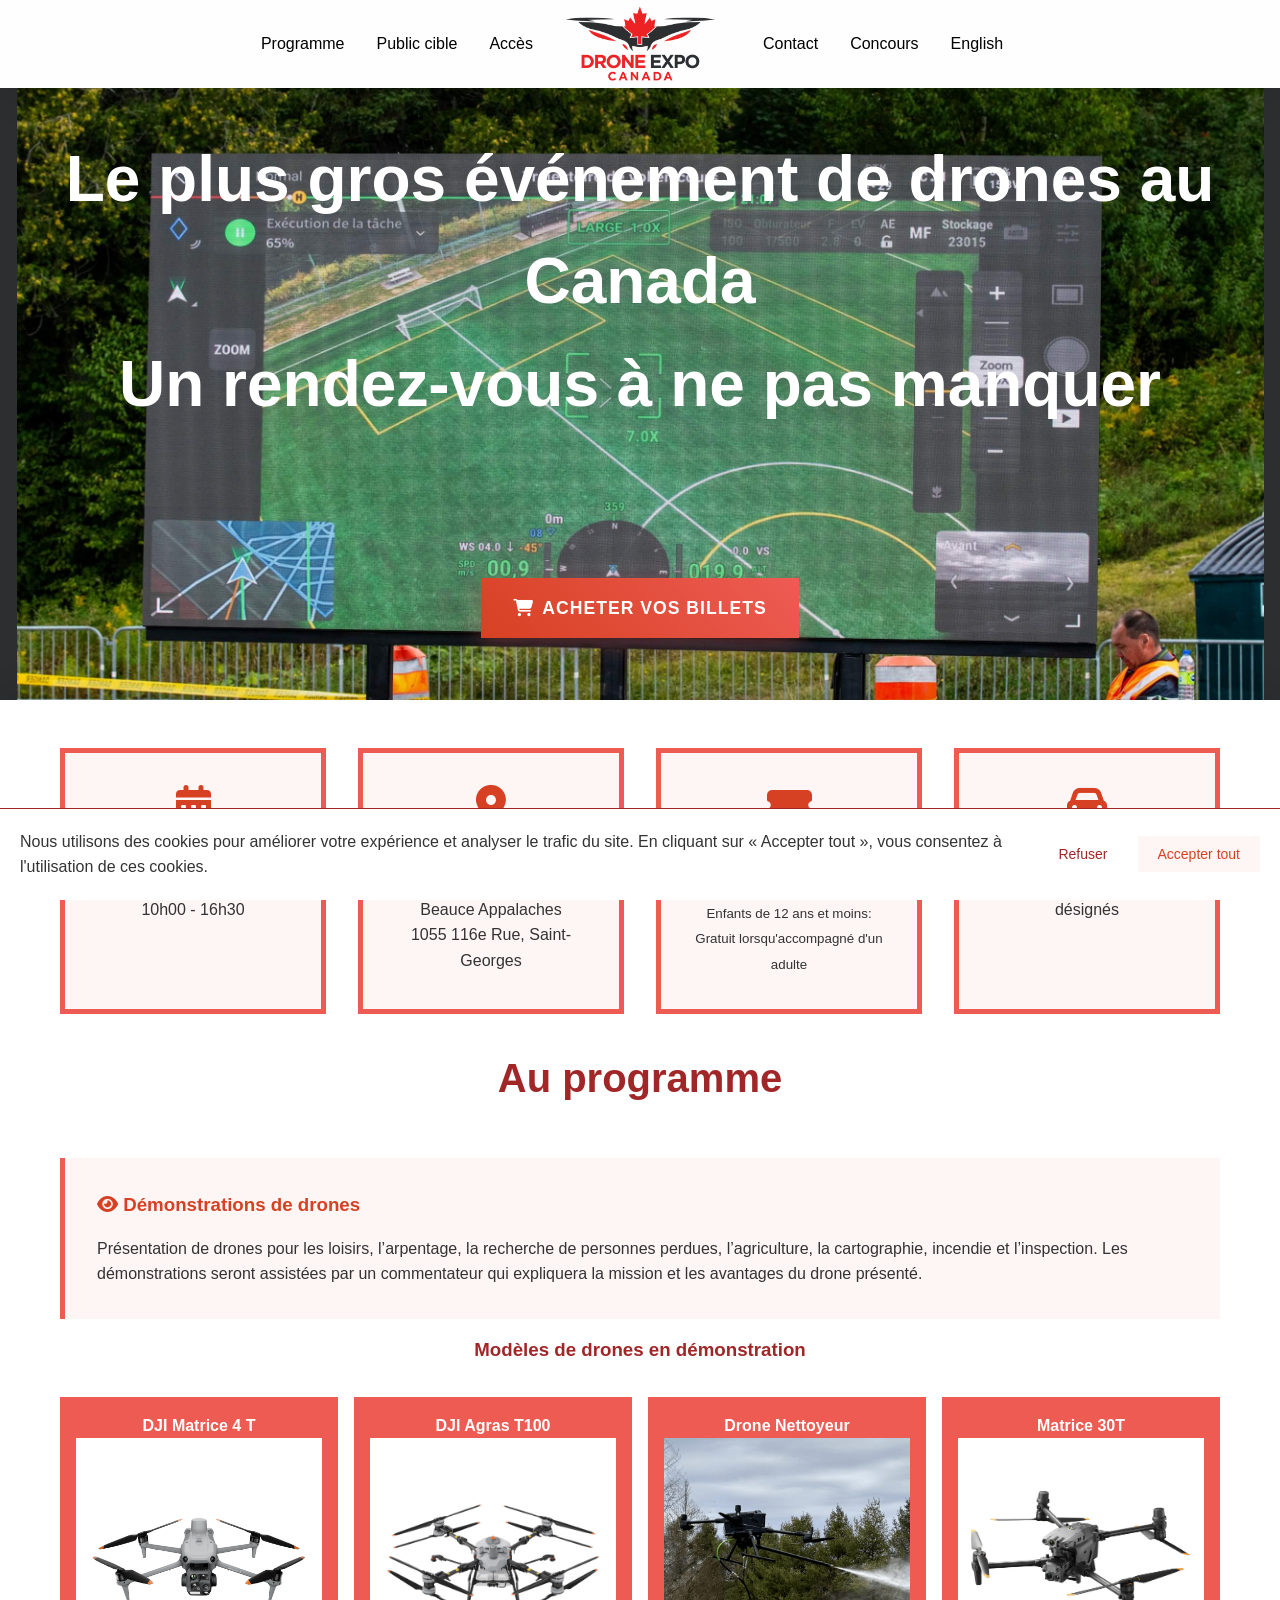
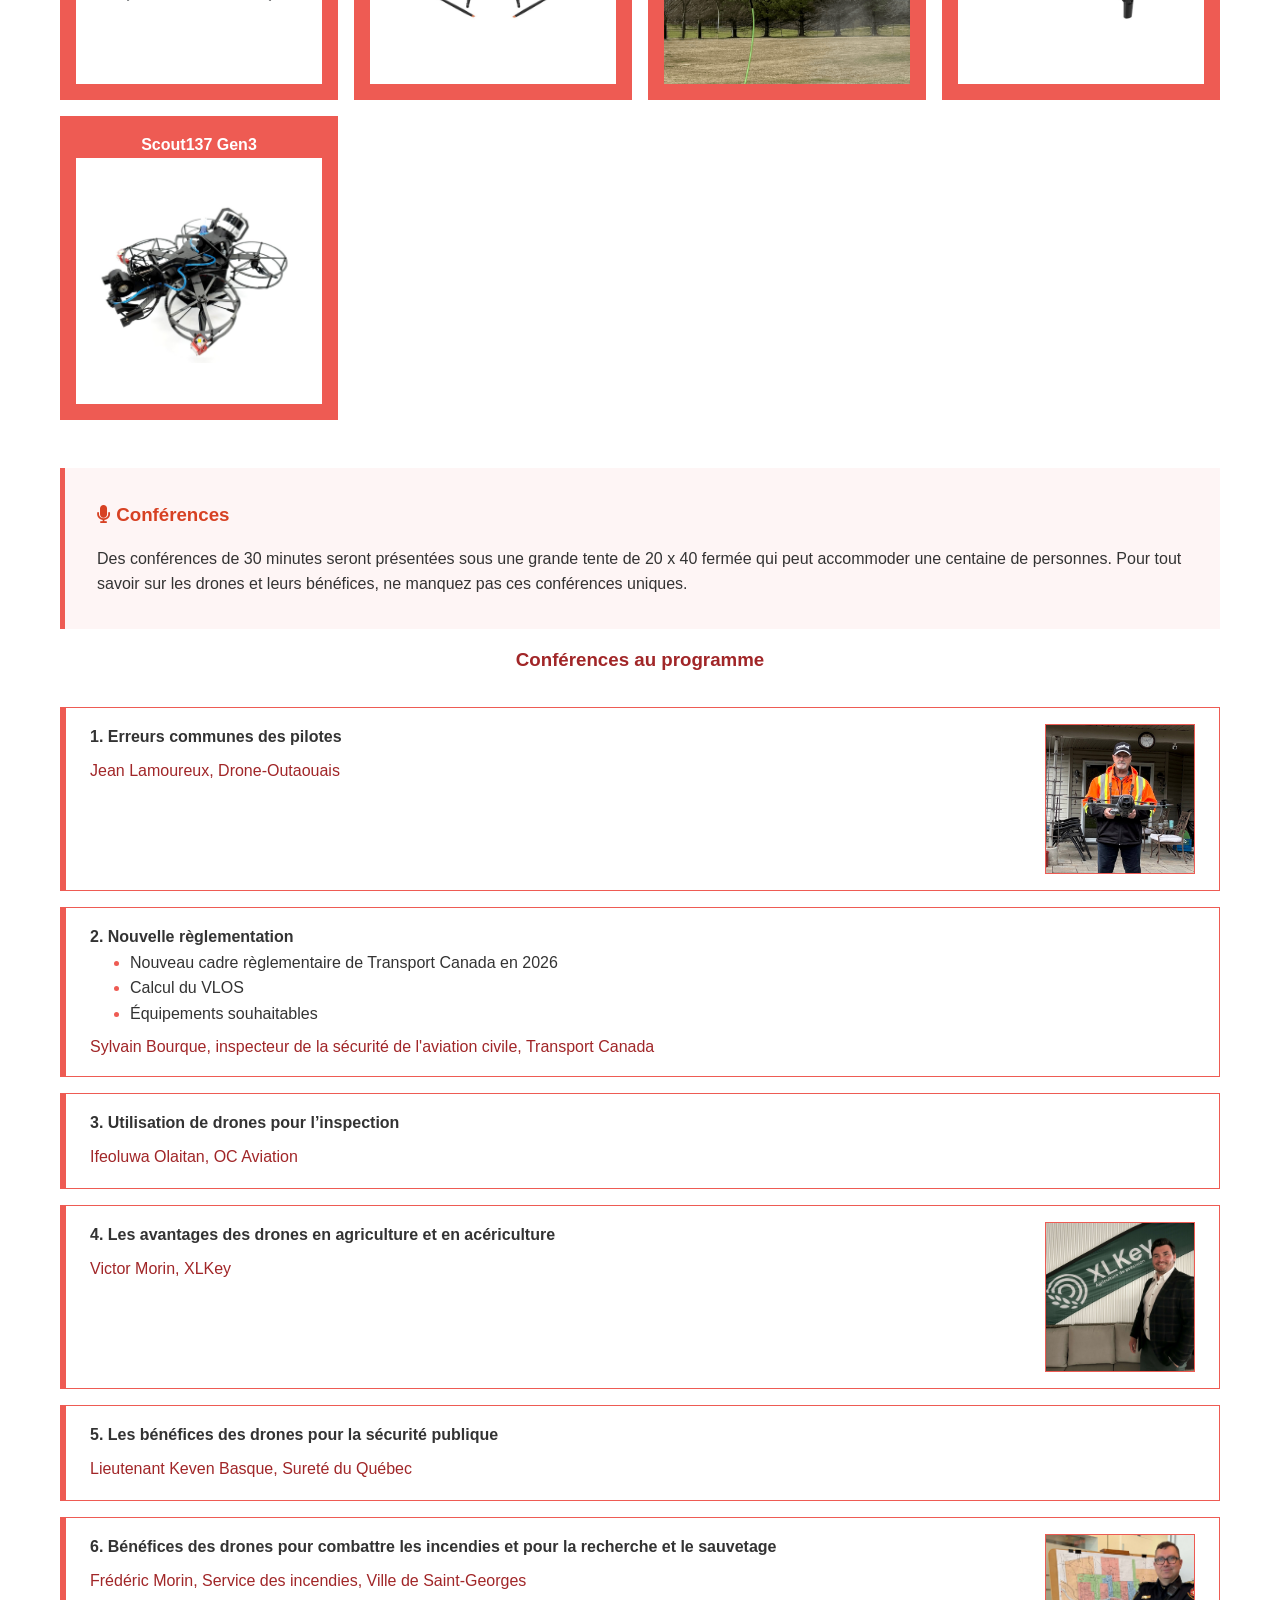
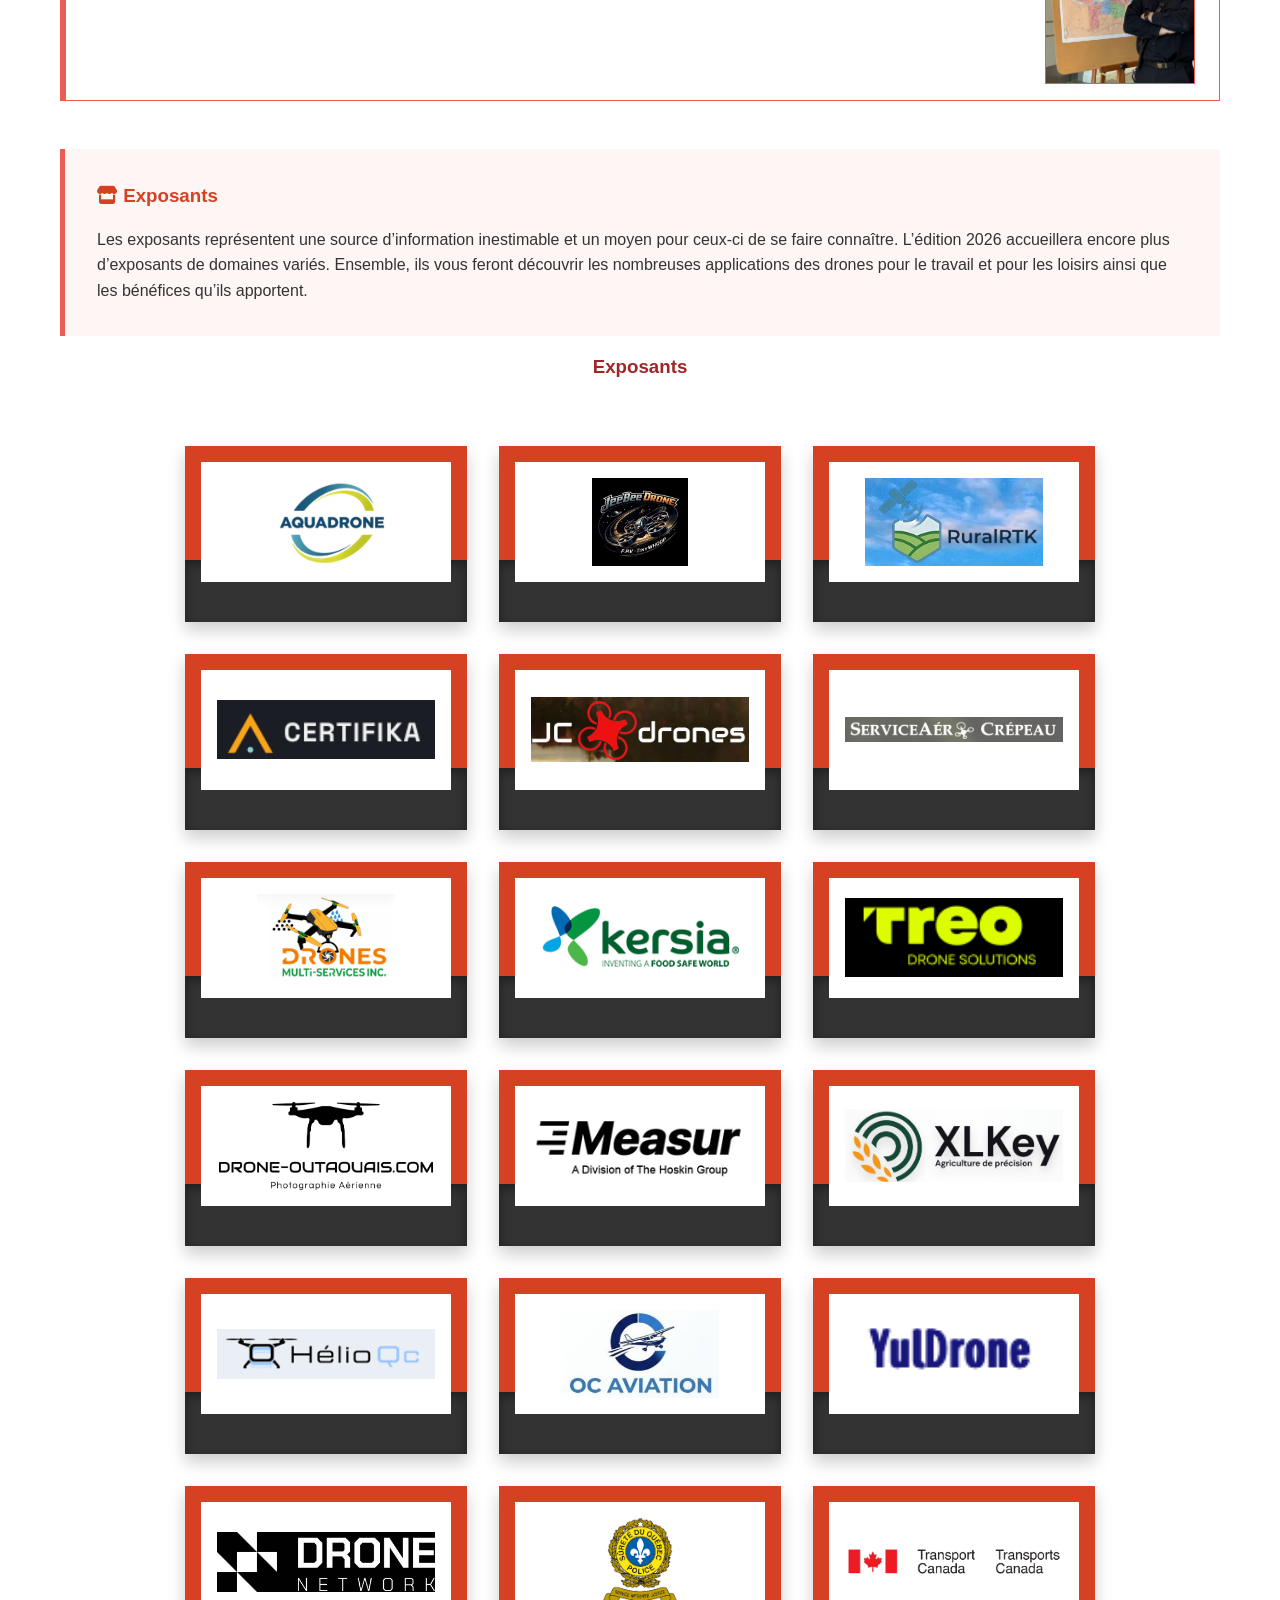
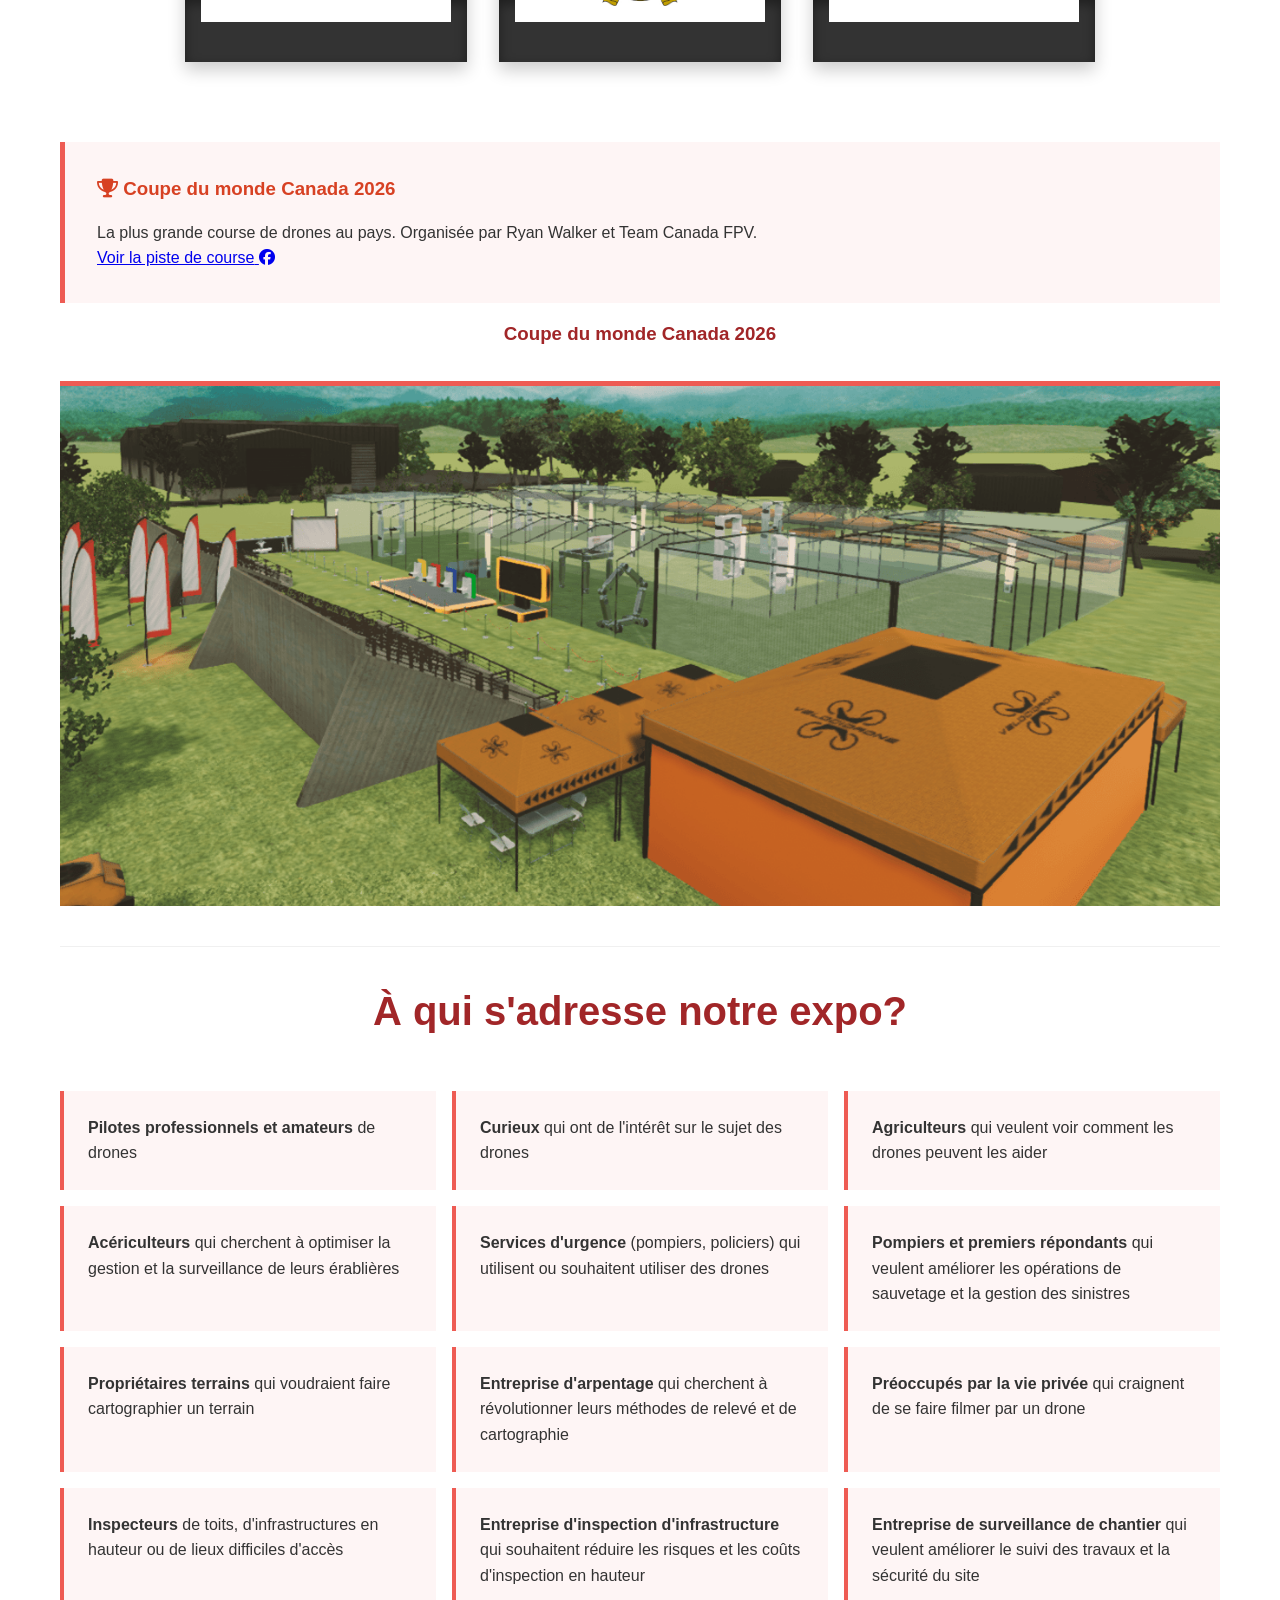
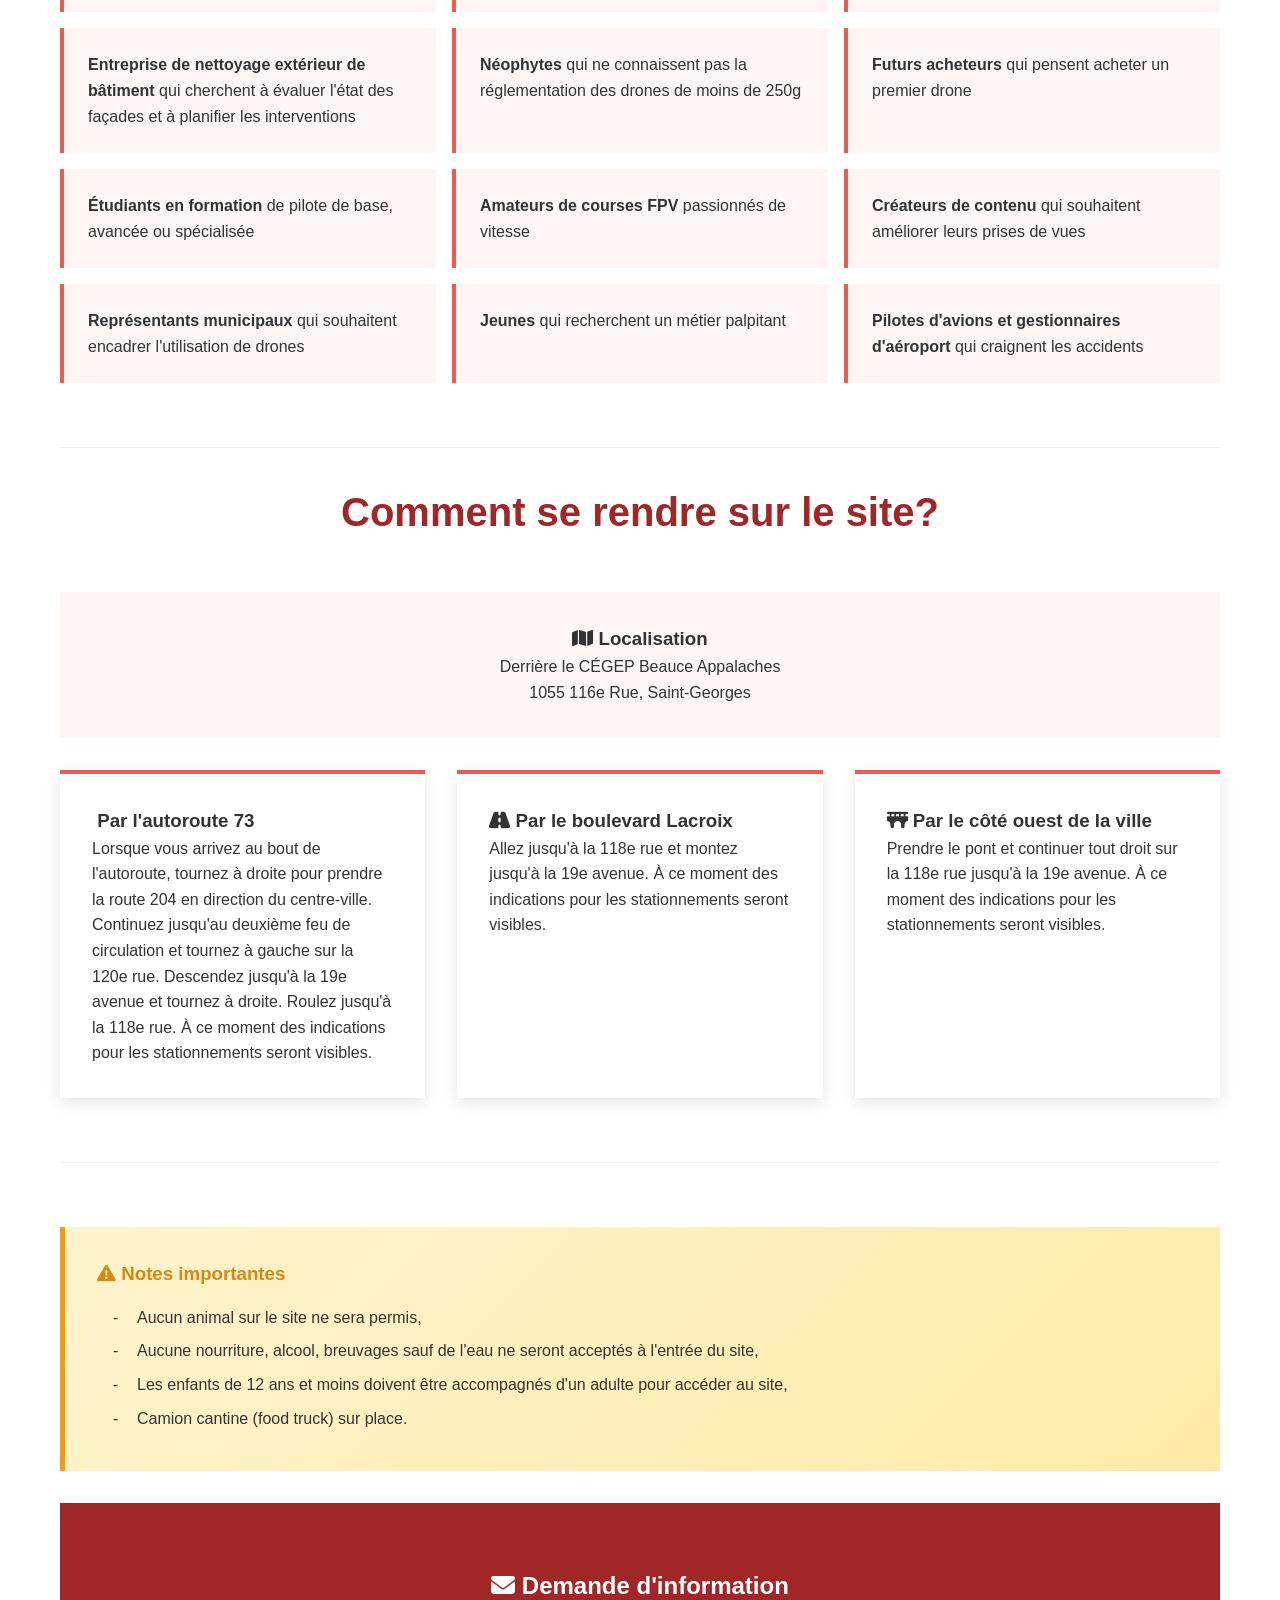
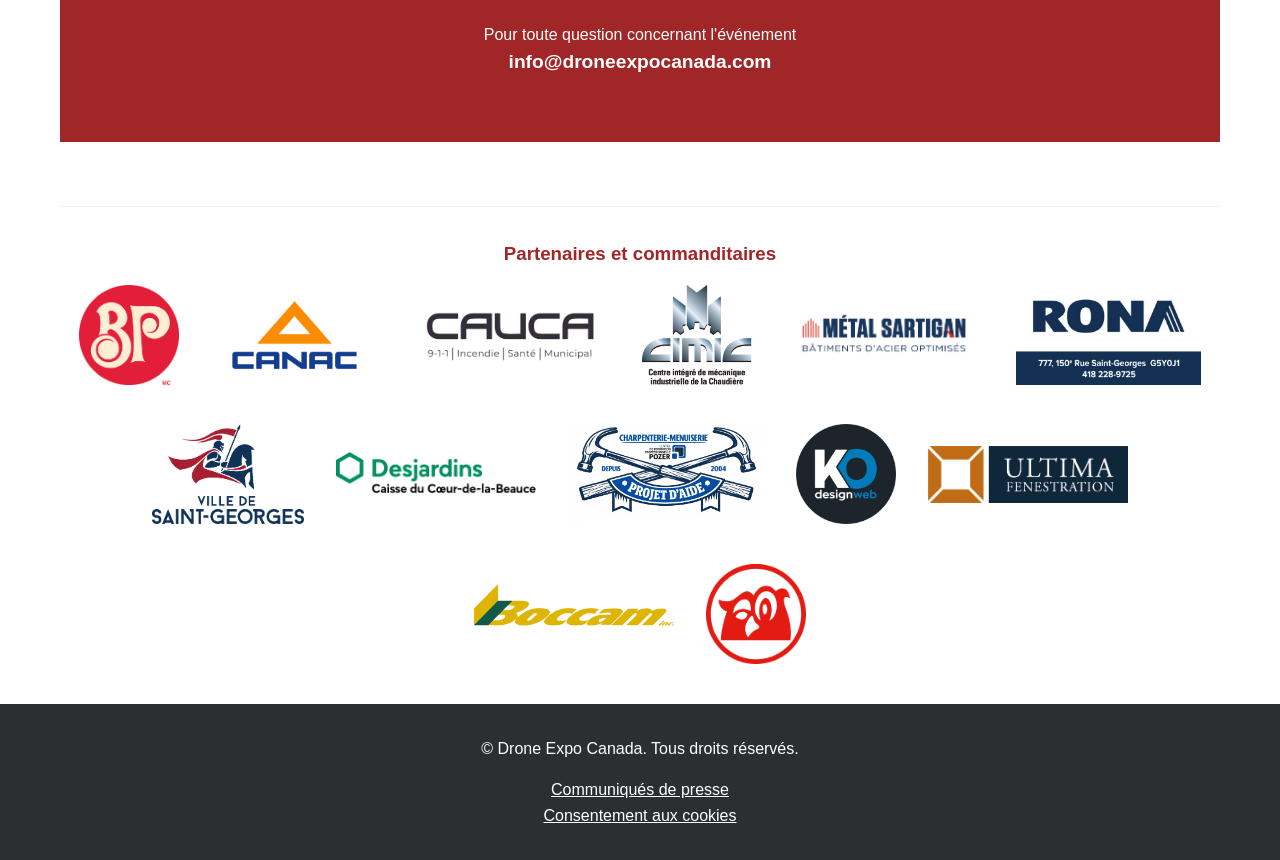
<file: index.html>
<!DOCTYPE html>
<html lang="fr">
  <head>
    <meta charset="UTF-8">
    <meta name="viewport" content="width=device-width, initial-scale=1.0">
    <meta name="og:image" content="/assets/dec_red_background.png">
    <title>Drone Expo Canada</title>
    <link href="https://cdnjs.cloudflare.com/ajax/libs/font-awesome/6.4.0/css/all.min.css" rel="stylesheet">
    <link href="/main.css?v=20260626_1" rel="stylesheet">
  </head>
  <body>
    <header>
      <div class="container">
        <div class="header-content">
          <nav>
            <ul class="nav-links">
              <li>
                <a href="#programme"><span lang="en">Program</span><span lang="fr">Programme</span></a>
                <a href="#public"><span lang="en">Target Audience</span><span lang="fr">Public cible</span></a>
                <a href="#acces"><span lang="en">Access</span><span lang="fr">Accès</span></a>
              </li>
              <li>
                <a class="logo" href="."></a>
              </li>
              <li>
                <a href="#contact">Contact</a>
                <a href="/concours-dji-neo.html"><span lang="en">Contest</span><span lang="fr">Concours</span></a>
                <a class="locale-switcher" lang="fr" href="/en">English</a>
                <a class="locale-switcher" lang="en" href="/">Français</a>
              </li>
            </ul>
          </nav>
        </div>
      </div>
    </header>

    <section class="hero">
      <video id="hero-video" class="hero-video visible" playsinline muted autoplay>
        <source src="/assets/header_video.mp4" type="video/mp4">
      </video>

      <div class="container">
        <div class="hero-content">
          <!--
          <p class="hero-subtitle"
             style="background-color: rgba(0,0,0,0.7); border-radius: 10px; margin-top: 5rem; margin-bottom: 5rem">
            L'événement a lieu malgré la pluie. On vous attend en grand nombre!
            <br>
            <span style="font-size: 0.75em">(mis à jour le 30 août)</span>
          </p>
          -->
          <p lang="fr" class="hero-subtitle">
            Le plus gros événement de drones au Canada
            <br>
            Un rendez-vous à ne pas manquer
          </p>
          <p lang="en" class="hero-subtitle">
            The Largest Drone Event in Canada
            <br>
            A Must-Attend Gathering
          </p>

          <div class="cta-buttons">
            <a href="https://app.hi.events/event/3455/drone-expo-canada-2026" class="btn btn-primary">
              <i class="fas fa-shopping-cart"></i>
              <span lang="fr">Acheter vos billets</span>
              <span lang="en">Buy your tickets</span>
            </a>
            <!--
            <a href="/Stationnements%20PDF.pdf" target="_blank" class="btn btn-secondary">
              <i class="fas fa-map"></i>
              Stationnements (PDF)
            </a>
            -->
            <!--
            <a href="/Horaire%20de%20la%20journée%20Festival%20Drone%20Fan%20Québec.pdf" target="_blank"
               class="btn btn-secondary">
              <i class="fas fa-clock"></i>
              <span lang="fr">Horaire (PDF)</span>
              <span lang="en">Schedule (PDF)</span>
            </a>
            -->
          </div>

        </div>
      </div>
    </section>

    <div class="main-content">
      <div class="container">
        <div class="event-details">
          <div class="detail-card">
            <i class="fas fa-calendar-alt"></i>
            <h3>Date</h3>
            <p lang="fr">29 août 2026<br>10h00 - 16h30</p>
            <p lang="en">August 29, 2026<br>10:00 AM - 4:30 PM</p>
          </div>
          <div class="detail-card">
            <i class="fas fa-map-marker-alt"></i>
            <h3 lang="fr">Lieu</h3>
            <h3 lang="en">Location</h3>
            <p lang="fr">Derrière le CÉGEP Beauce Appalaches<br>1055 116e Rue, Saint-Georges</p>
            <p lang="en">Behind the CÉGEP Beauce Appalaches<br>1055 116th street, Saint-Georges</p>
          </div>
          <div class="detail-card">
            <i class="fas fa-ticket-alt"></i>
            <h3 lang="fr">Billets</h3>
            <h3 lang="en">Tickets</h3>
            <p>20.00$<sup>+tx</sup><br>
              <small lang="fr">Enfants de 12 ans et moins: Gratuit lorsqu'accompagné d'un adulte</small>
              <small lang="en">Children 12 years old and younger: Free when accompanied by an adult</small>
            </p>
          </div>
          <div class="detail-card">
            <i class="fas fa-car"></i>
            <h3 lang="fr">Stationnements</h3>
            <h3 lang="en">Parkings</h3>
            <p lang="fr">Gratuit dans les endroits désignés</p>
            <p lang="en">Free in designated areas</p>
          </div>
        </div>

      </div>

      <div class="container">
        <section id="programme" class="section">
          <h2 lang="fr" class="section-title">Au programme</h2>
          <h2 lang="en" class="section-title">Program</h2>

          <div style="margin-top: 3rem;">
            <div class="program-card">
              <h3><i class="fas fa-eye"></i> <span lang="fr">Démonstrations de drones</span><span
                lang="en">Drone demonstrations</span></h3>
              <p
                lang="fr">Présentation de drones pour les loisirs, l’arpentage, la recherche de personnes perdues, l’agriculture, la cartographie, incendie et l’inspection. Les démonstrations seront assistées par un commentateur qui expliquera la mission et les avantages du drone présenté.</p>
              <p
                lang="en">Drone presentations for leisure, surveying, search and rescue, agriculture, mapping, firefighting, and inspection. Demonstrations will be assisted by a commentator who will explain the mission and benefits of each drone presented.</p>
            </div>

            <h3 lang="fr" class="subsection-title">Modèles de drones en démonstration</h3>
            <h3 lang="en" class="subsection-title">Drone Models on Display</h3>
            <div class="drone-models">
              <div class="drone-model">
                DJI Matrice 4 T
                <div class="drone-model-img" style="background-image: url('/assets/DJI Matrice 4 T.webp')"></div>
              </div>
              <div class="drone-model">
                DJI Agras T100
                <div class="drone-model-img" style="background-image: url('/assets/DJI Agras T100.webp')"></div>
              </div>
              <div class="drone-model">
                <span lang="fr">Drone Nettoyeur</span>
                <span lang="en">Washer Drone</span>
                <div class="drone-model-img" style="background-image: url('/assets/drone_nettoyeur.png')"></div>
              </div>
              <div class="drone-model">
                <span lang="fr">Matrice 30T</span>
                <span lang="en">Matrice 30T</span>
                <div class="drone-model-img" style="background-image: url('/assets/matrice_30t.png')"></div>
              </div>
              <div class="drone-model">
                <span lang="fr">Scout137 Gen3</span>
                <span lang="en">Scout137 Gen3</span>
                <div class="drone-model-img" style="background-image: url('/assets/scout137_gen3.jpg')"></div>
              </div>
              <!--
              <div class="drone-model">
                <span lang="fr">Autres modèles à venir</span>
                <span lang="en">Other models to come</span>
                <div class="drone-model-img"
                     style="background-image: url('/assets/no drone.png')"></div>
              </div>
              -->
            </div>
          </div>

          <div style="margin-top: 3rem;">
            <div class="program-card">
              <h3><i class="fas fa-microphone"></i> <span lang="fr">Conférences</span><span lang="en">Conferences</span>
              </h3>
              <p
                lang="fr">Des conférences de 30 minutes seront présentées sous une grande tente de 20 x 40 fermée qui peut accommoder une centaine de personnes. Pour tout savoir sur les drones et leurs bénéfices, ne manquez pas ces conférences uniques.</p>
              <p
                lang="en">30-minute conferences will be presented under a large closed tent measuring 20 x 40 that can accommodate around one hundred people. To learn all about drones and their benefits, don't miss these unique conferences.</p>
            </div>

            <h3 lang="fr" class="subsection-title">Conférences au programme</h3>
            <h3 lang="en" class="subsection-title">Conferences on the Agenda</h3>
            <div class="conferences">
              <!--
              <div class="conference" style="text-align: center">
                <h4>À venir</h4>
              </div>
              -->
              <div class="conference">
                <div>
                  <h4 lang="fr">1. Erreurs communes des pilotes</h4>
                  <h4 lang="en">1. Common Mistakes Made by Pilots (French translated in English)</h4>
                  <p lang="fr" class="conference-presenter">Jean Lamoureux, Drone-Outaouais</p>
                  <p lang="en" class="conference-presenter">Jean Lamoureux, Drone-Outaouais</p>
                </div>
                <div class="conference-presenter-picture">
                  <img src="/assets/conference/jean_lamoureux.jpg" alt="Jean Lamoureux">
                </div>
              </div>
              <div class="conference">
                <div>
                  <h4 lang="fr">2. Nouvelle règlementation</h4>
                  <h4 lang="en">2. New Regulations (French translated in English)</h4>
                  <ul lang="fr" class="conference-points">
                    <li>Nouveau cadre règlementaire de Transport Canada en 2026</li>
                    <li>Calcul du VLOS</li>
                    <li>Équipements souhaitables</li>
                  </ul>
                  <ul lang="en" class="conference-points">
                    <li>New regulatory framework from Transport Canada in 2026</li>
                    <li>Calculation of VLOS</li>
                    <li>Desirable equipment</li>
                  </ul>
                  <p lang="fr"
                     class="conference-presenter">Sylvain Bourque, inspecteur de la sécurité de l'aviation civile, Transport Canada</p>
                  <p lang="en"
                     class="conference-presenter">Sylvain Bourque, Civil Aviation Security Inspector, Transport Canada</p>
                </div>
              </div>
              <div class="conference">
                <div>
                  <h4 lang="fr">3. Utilisation de drones pour l’inspection</h4>
                  <h4 lang="en">3. Use of Drones for Inspection (French translated in English)</h4>
                  <p lang="fr" class="conference-presenter">Ifeoluwa Olaitan, OC Aviation</p>
                  <p lang="en" class="conference-presenter">Ifeoluwa Olaitan, OC Aviation</p>
                </div>
              </div>
              <div class="conference">
                <div>
                  <h4 lang="fr">4. Les avantages des drones en agriculture et en acériculture</h4>
                  <h4
                    lang="en">4. The Advantages of Drones in Agriculture and Maple Syrup Production (French translated in English)</h4>
                  <p lang="fr" class="conference-presenter">Victor Morin, XLKey</p>
                  <p lang="en" class="conference-presenter">Victor Morin, XLKey</p>
                </div>
                <div class="conference-presenter-picture">
                  <img src="/assets/conference/Victor_XLKey.jpeg" alt="Victor">
                </div>
              </div>
              <div class="conference">
                <div>
                  <h4 lang="fr">5. Les bénéfices des drones pour la sécurité publique</h4>
                  <h4 lang="en">5. The Benefits of Drones for Public Safety (French translated in English)</h4>
                  <p lang="fr" class="conference-presenter">Lieutenant Keven Basque, Sureté du Québec</p>
                  <p lang="en" class="conference-presenter">Lieutenant Keven Basque, Sureté du Québec</p>
                </div>
              </div>
              <div class="conference">
                <div>
                  <h4
                    lang="fr">6. Bénéfices des drones pour combattre les incendies et pour la recherche et le sauvetage</h4>
                  <h4
                    lang="en">6. Benefits of Drones for Fighting Fires and for Search and Rescue (French translated in English)</h4>
                  <p lang="fr"
                     class="conference-presenter">Frédéric Morin, Service des incendies, Ville de Saint-Georges</p>
                  <p lang="en" class="conference-presenter">Frédéric Morin, Fire department, Saint-Georges City</p>
                </div>
                <div class="conference-presenter-picture">
                  <img src="/assets/conference/frederic_morin.jpg" alt="Frédéric Morin">
                </div>
              </div>
            </div>
          </div>

          <div style="margin-top: 3rem;">
            <div class="program-card">
              <h3><i class="fas fa-store"></i> <span lang="fr">Exposants</span><span lang="en">Exhibitors</span></h3>
              <p
                lang="fr">Les exposants représentent une source d’information inestimable et un moyen pour ceux-ci de se faire connaître. L’édition 2026 accueillera encore plus d’exposants de domaines variés. Ensemble, ils vous feront découvrir les nombreuses applications des drones pour le travail et pour les loisirs ainsi que les bénéfices qu’ils apportent.</p>
              <p
                lang="en">Exhibitors are an invaluable source of information and a way for them to make themselves known. The 2026 edition will welcome even more exhibitors from various fields. Together, they will introduce you to the many applications of drones for work and leisure as well as the benefits they provide.</p>
            </div>

            <h3 lang="fr" class="subsection-title">Exposants</h3>
            <h3 lang="en" class="subsection-title">Exhibitors</h3>
            <div class="exhibitors">
              <div class="exhibitor">
                <img src="/assets/exhibitors/Aquadrone.png" alt="Aquadrone">
              </div>

              <div class="exhibitor">
                <img src="/assets/exhibitors/JB Drone.jpg" alt="JB Drone">
              </div>

              <div class="exhibitor">
                <img src="/assets/exhibitors/Rural RTK.png" alt="Rural RTK">
              </div>

              <div class="exhibitor">
                <img src="/assets/exhibitors/Certifika.png" alt="Certifika">
              </div>

              <div class="exhibitor">
                <img src="/assets/exhibitors/JC Drones.png" alt="JC Drones">
              </div>

              <div class="exhibitor">
                <img src="/assets/exhibitors/Service aero crepeau.png" alt="Service aero crepeau">
              </div>

              <div class="exhibitor">
                <img src="/assets/exhibitors/DRone multi services.png" alt="DRone multi services">
              </div>

              <div class="exhibitor">
                <img src="/assets/exhibitors/Kersia Group.png" alt="Kersia Group">
              </div>

              <div class="exhibitor">
                <img src="/assets/exhibitors/Treo.png" alt="Treo">
              </div>

              <div class="exhibitor">
                <img src="/assets/exhibitors/Black%20on%20Transparent%20Drone%20Outaouais.png" alt="Drone Outaouais">
              </div>

              <div class="exhibitor">
                <img src="/assets/exhibitors/Measur.png" alt="Measur">
              </div>

              <div class="exhibitor">
                <img src="/assets/exhibitors/XLKey.png" alt="XLKey">
              </div>

              <div class="exhibitor">
                <img src="/assets/exhibitors/Helio QC.png" alt="Helio QC">
              </div>

              <div class="exhibitor">
                <img src="/assets/exhibitors/OC Aviation_Drone.jpg" alt="OC Aviation">
              </div>

              <div class="exhibitor">
                <img src="/assets/exhibitors/Yul drone.png" alt="Yul drone">
              </div>

              <div class="exhibitor">
                <img src="/assets/exhibitors/dronenetwork.jfif" alt="Drone Network">
              </div>

              <div class="exhibitor">
                <img src="/assets/exhibitors/logo-sq-couleur.jpg" alt="SQ">
              </div>

              <div class="exhibitor">
                <img src="/assets/exhibitors/transportcanada.jfif" alt="Transport Canada">
              </div>
            </div>
          </div>

          <!--
          <div style="margin-top: 3rem;">
            <div class="peek-items">
              <div class="peek-item">
                <h3 class="subsection-title">Notre festival</h3>
                <div class="video-container">
                  <iframe class="video-iframe"
                          src="https://www.youtube-nocookie.com/embed/rpnWPI9SK_M?si=GjltU2GdcyCDZj83"
                          title="YouTube video player" frameborder="0"
                          allow="accelerometer; autoplay; clipboard-write; encrypted-media; gyroscope; picture-in-picture; web-share"
                          referrerpolicy="strict-origin-when-cross-origin" allowfullscreen></iframe>
                </div>
              </div>

              <div class="peek-item">
                <h3 class="subsection-title" id="fpv-race">Exemple de course FPV</h3>
                <div class="video-container">
                  <iframe class="video-iframe"
                          src="https://www.youtube-nocookie.com/embed/WiyzA_hJANQ?si=qa27IxmQ39Maluqu"
                          title="YouTube video player" frameborder="0"
                          allow="accelerometer; autoplay; clipboard-write; encrypted-media; gyroscope; picture-in-picture; web-share"
                          referrerpolicy="strict-origin-when-cross-origin" allowfullscreen></iframe>
                </div>
              </div>

              <div class="peek-item">
                <h3 class="subsection-title">Un drone sous-marin</h3>
                <div class="video-container">
                  <iframe class="video-iframe"
                          src="https://www.youtube-nocookie.com/embed/E4jRosj1zVI?si=k-lC-u8cbRKagCvc"
                          title="YouTube video player" frameborder="0"
                          allow="accelerometer; autoplay; clipboard-write; encrypted-media; gyroscope; picture-in-picture; web-share"
                          referrerpolicy="strict-origin-when-cross-origin" allowfullscreen></iframe>
                </div>
              </div>
            </div>
          </div>
          -->

          <div style="margin-top: 3rem;">
            <div class="program-card">
              <h3><i class="fas fa-trophy"></i> <span lang="fr">Coupe du monde Canada 2026</span><span
                lang="en">World Cup Canada 2026</span></h3>
              <p lang="fr">La plus grande course de drones au pays. Organisée par Ryan Walker et Team Canada FPV.</p>
              <p lang="en">The biggest drone race in the country. Organized by Ryan Walker and Team Canada FPV.</p>
              <a href="https://www.facebook.com/reel/2102891173628675" target="_blank">
                <span lang="fr">Voir la piste de course</span>
                <span lang="en">View race track</span>
                <i class="fa-brands fa-facebook"></i>
              </a>
            </div>

            <h3 lang="fr" class="subsection-title">Coupe du monde Canada 2026</h3>
            <h3 lang="en" class="subsection-title">World Cup Canada 2026</h3>

            <div class="fpv-race-image">
              <img src="/assets/race_track.png" alt="FPV race track">
            </div>
          </div>
        </section>

        <section id="public" class="section">
          <h2 lang="fr" class="section-title">À qui s'adresse notre expo?</h2>
          <h2 lang="en" class="section-title">Who is our expo for?</h2>

          <div class="audience-list">
            <div lang="fr" class="audience-item">
              <strong>Pilotes professionnels et amateurs</strong> de drones
            </div>
            <div lang="en" class="audience-item">
              <strong>Professional and amateur</strong> drone pilots
            </div>
            <div lang="fr" class="audience-item">
              <strong>Curieux</strong> qui ont de l'intérêt sur le sujet des drones
            </div>
            <div lang="en" class="audience-item">
              <strong>Curious individuals</strong> interested in the subject of drones
            </div>
            <div lang="fr" class="audience-item">
              <strong>Agriculteurs</strong> qui veulent voir comment les drones peuvent les aider
            </div>
            <div lang="en" class="audience-item">
              <strong>Farmers</strong> who want to see how drones can help them
            </div>
            <div lang="fr" class="audience-item">
              <strong>Acériculteurs</strong> qui cherchent à optimiser la gestion et la surveillance de leurs érablières
            </div>
            <div lang="en" class="audience-item">
              <strong>Maple syrup producers</strong> seeking to optimize management and monitoring of their sugarbush operations
            </div>
            <div lang="fr" class="audience-item">
              <strong>Services d'urgence</strong> (pompiers, policiers) qui utilisent ou souhaitent utiliser des drones
            </div>
            <div lang="en" class="audience-item">
              <strong>Emergency services</strong> (firefighters, police) that use or wish to use drones
            </div>
            <div lang="fr" class="audience-item">
              <strong>Pompiers et premiers répondants</strong> qui veulent améliorer les opérations de sauvetage et la gestion des sinistres
            </div>
            <div lang="en" class="audience-item">
              <strong>Firefighters and first responders</strong> aiming to improve rescue operations and disaster management
            </div>
            <div lang="fr" class="audience-item">
              <strong>Propriétaires terrains</strong> qui voudraient faire cartographier un terrain
            </div>
            <div lang="en" class="audience-item">
              <strong>Landowners</strong> who want to have a property mapped
            </div>
            <div lang="fr" class="audience-item">
              <strong>Entreprise d'arpentage</strong> qui cherchent à révolutionner leurs méthodes de relevé et de cartographie
            </div>
            <div lang="en" class="audience-item">
              <strong>Surveying companies</strong> looking to revolutionize their surveying and mapping methods
            </div>
            <div lang="fr" class="audience-item">
              <strong>Préoccupés par la vie privée</strong> qui craignent de se faire filmer par un drone
            </div>
            <div lang="en" class="audience-item">
              <strong>Privacy-conscious individuals</strong> who fear being filmed by a drone
            </div>
            <div lang="fr" class="audience-item">
              <strong>Inspecteurs</strong> de toits, d'infrastructures en hauteur ou de lieux difficiles d'accès
            </div>
            <div lang="en" class="audience-item">
              <strong>Inspectors</strong> of roof, high infrastructure, or hard-to-reach location
            </div>
            <div lang="fr" class="audience-item">
              <strong>Entreprise d'inspection d'infrastructure</strong> qui souhaitent réduire les risques et les coûts d'inspection en hauteur
            </div>
            <div lang="en" class="audience-item">
              <strong>Infrastructure inspection companies</strong> aiming to reduce risks and costs associated with high-altitude inspections
            </div>
            <div lang="fr" class="audience-item">
              <strong>Entreprise de surveillance de chantier</strong> qui veulent améliorer le suivi des travaux et la sécurité du site
            </div>
            <div lang="en" class="audience-item">
              <strong>Construction site monitoring companies</strong> seeking to enhance project oversight and jobsite safety
            </div>
            <div lang="fr" class="audience-item">
              <strong>Entreprise de nettoyage extérieur de bâtiment</strong> qui cherchent à évaluer l'état des façades et à planifier les interventions
            </div>
            <div lang="en" class="audience-item">
              <strong>Building exterior cleaning companies</strong> looking to assess façade conditions and plan interventions efficiently
            </div>
            <div lang="fr" class="audience-item">
              <strong>Néophytes</strong> qui ne connaissent pas la réglementation des drones de moins de 250g
            </div>
            <div lang="en" class="audience-item">
              <strong>Novices</strong> who do not know the regulation for drones under 250g
            </div>
            <div lang="fr" class="audience-item">
              <strong>Futurs acheteurs</strong> qui pensent acheter un premier drone
            </div>
            <div lang="en" class="audience-item">
              <strong>Future buyers</strong> considering purchasing their first drone
            </div>
            <div lang="fr" class="audience-item">
              <strong>Étudiants en formation</strong> de pilote de base, avancée ou spécialisée
            </div>
            <div lang="en" class="audience-item">
              <strong>Students</strong> in basic, advanced, or specialized pilot training
            </div>
            <div lang="fr" class="audience-item">
              <strong>Amateurs de courses FPV</strong> passionnés de vitesse
            </div>
            <div lang="en" class="audience-item">
              <strong>FPV racing enthusiasts</strong> passionate about speed
            </div>
            <div lang="fr" class="audience-item">
              <strong>Créateurs de contenu</strong> qui souhaitent améliorer leurs prises de vues
            </div>
            <div lang="en" class="audience-item">
              <strong>Content creators</strong> who want to improve their footage
            </div>
            <div lang="fr" class="audience-item">
              <strong>Représentants municipaux</strong> qui souhaitent encadrer l'utilisation de drones
            </div>
            <div lang="en" class="audience-item">
              <strong>Municipal representatives</strong> who want to regulate drone use
            </div>
            <div lang="fr" class="audience-item">
              <strong>Jeunes</strong> qui recherchent un métier palpitant
            </div>
            <div lang="en" class="audience-item">
              <strong>Young people</strong> looking for an exciting career
            </div>
            <div lang="fr" class="audience-item">
              <strong>Pilotes d'avions et gestionnaires d'aéroport</strong> qui craignent les accidents
            </div>
            <div lang="en" class="audience-item">
              <strong>Airplane pilots and airport managers</strong> concerned about accidents
            </div>
          </div>
        </section>

        <section id="acces" class="section">
          <h2 lang="fr" class="section-title">Comment se rendre sur le site?</h2>
          <h2 lang="en" class="section-title">How to get to the site?</h2>

          <div class="map-container">
            <h3 lang="fr"><i class="fas fa-map"></i> Localisation</h3>
            <h3 lang="en"><i class="fas fa-map"></i> Location</h3>
            <p lang="fr">Derrière le CÉGEP Beauce Appalaches<br>1055 116e Rue, Saint-Georges</p>
            <p lang="en">Behind CÉGEP Beauce Appalaches<br>1055 116th Street, Saint-Georges</p>
          </div>

          <div class="directions">
            <div class="direction-card">
              <h3 lang="fr"><i class="fas fa-highway"></i> Par l'autoroute 73</h3>
              <h3 lang="en"><i class="fas fa-highway"></i> Via Highway 73</h3>
              <p
                lang="fr">Lorsque vous arrivez au bout de l'autoroute, tournez à droite pour prendre la route 204 en direction du centre-ville. Continuez jusqu'au deuxième feu de circulation et tournez à gauche sur la 120e rue. Descendez jusqu'à la 19e avenue et tournez à droite. Roulez jusqu'à la 118e rue. À ce moment des indications pour les stationnements seront visibles.</p>
              <p
                lang="en">When you reach the end of the highway, turn right to take Route 204 towards the city center. Continue until the second traffic light and turn left onto 120th Street. Go down to 19th Avenue and turn right. Drive to 118th Street. At this point, signs for parking will be visible.</p>
            </div>

            <div class="direction-card">
              <h3 lang="fr"><i class="fas fa-road"></i> Par le boulevard Lacroix</h3>
              <h3 lang="en"><i class="fas fa-road"></i> Via Lacroix Boulevard</h3>
              <p
                lang="fr">Allez jusqu'à la 118e rue et montez jusqu'à la 19e avenue. À ce moment des indications pour les stationnements seront visibles.</p>
              <p
                lang="en">Go to 118th Street and head up to 19th Avenue. At this point, signs for parking will be visible.</p>
            </div>

            <div class="direction-card">
              <h3 lang="fr"><i class="fas fa-bridge"></i> Par le côté ouest de la ville</h3>
              <h3 lang="en"><i class="fas fa-bridge"></i> From the west side of the city</h3>
              <p
                lang="fr">Prendre le pont et continuer tout droit sur la 118e rue jusqu'à la 19e avenue. À ce moment des indications pour les stationnements seront visibles.</p>
              <p
                lang="en">Take the bridge and continue straight on 118th Street to 19th Avenue. At this point, signs for parking will be visible.</p>
            </div>

          </div>
        </section>

        <section id="contact" class="section">
          <div class="notes-section">
            <h3 lang="fr"><i class="fas fa-exclamation-triangle"></i> Notes importantes</h3>
            <h3 lang="en"><i class="fas fa-exclamation-triangle"></i> Important Notes</h3>
            <ul lang="fr" class="notes-list">
              <li>Aucun animal sur le site ne sera permis,</li>
              <li>Aucune nourriture, alcool, breuvages sauf de l'eau ne seront acceptés à l'entrée du site,</li>
              <li>Les enfants de 12 ans et moins doivent être accompagnés d'un adulte pour accéder au site,</li>
              <li>Camion cantine (food truck) sur place.</li>
            </ul>
            <ul lang="en" class="notes-list">
              <li>No animals will be allowed on the site,</li>
              <li>No food, alcohol, or beverages except water will be accepted at the site entrance,</li>
              <li>Children 12 and under must be accompanied by an adult to access the site,</li>
              <li>Food truck on site.</li>
            </ul>
          </div>
          <div class="contact-section">
            <h2 lang="fr"><i class="fas fa-envelope"></i> Demande d'information</h2>
            <h2 lang="en"><i class="fas fa-envelope"></i> Information Request</h2>
            <p lang="fr">Pour toute question concernant l'événement</p>
            <p lang="en">For any questions regarding the event</p>
            <a href="mailto:info@droneexpocanada.com">info@droneexpocanada.com</a>
          </div>
        </section>

        <section class="section" style="text-align: center; padding: 2rem 0;">
          <h3 lang="fr" style="color: var(--dfq-red); margin-bottom: 1rem;">Partenaires et commanditaires</h3>
          <h3 lang="en" style="color: var(--dfq-red); margin-bottom: 1rem;">Partners and sponsors</h3>

          <ul class="sponsor-grid">
            <!--
            <li class="sponsor"
                style="padding: 40px 70px; background-color: var(--dfq-red-l4); border-radius: 0.5rem; color: var(--dfq-red-l1)">
              À venir
            </li>
            -->
            <li class="sponsor">
              <img src="/assets/sponsor/boston_pizza.png" alt="Boston Pizza">
            </li>
            <li class="sponsor">
              <img src="/assets/sponsor/canac.png" alt="CANAC">
            </li>
            <li class="sponsor">
              <img src="/assets/sponsor/cauca.jpg" alt="CAUCA">
            </li>
            <li class="sponsor">
              <img src="/assets/sponsor/cimic.bmp" alt="CIMIC">
            </li>
            <li class="sponsor">
              <img src="/assets/sponsor/metal_sartigan.png" alt="Métal Sartigan">
            </li>
            <li class="sponsor">
              <img src="/assets/sponsor/rona.png" alt="RONA">
            </li>
            <li class="sponsor">
              <img src="/assets/sponsor/ville_saint_georges.png" alt="Ville de Saint-Georges">
            </li>
            <li class="sponsor">
              <img src="/assets/sponsor/desjardins.png" alt="Desjardins">
            </li>
            <li class="sponsor">
              <img src="/assets/sponsor/pozer_projet_aide.jpg" alt="Pozer">
            </li>
            <li class="sponsor">
              <img src="/assets/sponsor/ko.jpg" alt="KO">
            </li>
            <li class="sponsor">
              <img src="/assets/sponsor/ultima.png" alt="ULTIMA">
            </li>
            <li class="sponsor">
              <img src="/assets/sponsor/boccam.png" alt="Boccam">
            </li>
            <li class="sponsor">
              <img src="/assets/sponsor/couchetard.webp" alt="Couche-Tard">
            </li>
          </ul>
        </section>
      </div>
    </div>

    <footer>
      <div class="container">
        <p lang="fr">&copy; Drone Expo Canada. Tous droits réservés.</p>
        <p lang="en">&copy; Drone Expo Canada. All rights reserved.</p>

        <nav>
          <a lang="fr" href="/press.html">Communiqués de presse</a>
          <a href="#" id="cookie-btn"><span lang="fr">Consentement aux cookies</span><span
            lang="en">Cookie Consent</span></a>
        </nav>
      </div>
    </footer>

    <script>
        const heroVideo = document.getElementById("hero-video");

        heroVideo.addEventListener("ended", function() {
            heroVideo.classList.add("hidden");
        });

        // Fallback for autoplay issues
        heroVideo.addEventListener("play", function() {
            heroVideo.classList.remove("hidden");
        });

        // Smooth scrolling for navigation links
        document.querySelectorAll("a[href^=\"#\"]").forEach(anchor => {
            anchor.addEventListener("click", function(e) {
                e.preventDefault();
                try {
                    const target = document.querySelector(this.getAttribute("href"));
                    if(target) {
                        target.scrollIntoView({
                            behavior: "smooth",
                            block: "start",
                        });
                    }
                } catch(e) {
                    // It doesn't matter
                }
            });
        });

        // Animate cards on scroll
        const observerOptions = {
            threshold: 0.1,
            rootMargin: "0px 0px -50px 0px",
        };

        const observer = new IntersectionObserver(function(entries) {
            entries.forEach(entry => {
                if(entry.isIntersecting) {
                    entry.target.style.opacity = "1";
                    entry.target.style.transform = "translateY(0)";
                }
            });
        }, observerOptions);

        document.querySelectorAll(".program-card, .detail-card, .audience-item").forEach(card => {
            card.style.opacity = "0";
            card.style.transform = "translateY(30px)";
            card.style.transition = "opacity 0.6s ease, transform 0.6s ease";
            observer.observe(card);
        });
    </script>

    <cookie-consent ga-id="G-ELBE2LBZTX" pixel-id="1461013865706791"></cookie-consent>
    <script src="/cookies.js?v=20260614_1"></script>
    <script>
        document.getElementById("cookie-btn").addEventListener("click", function() {
            document.querySelector("cookie-consent").reopen();
        });
    </script>
  </body>
</html>
</file>
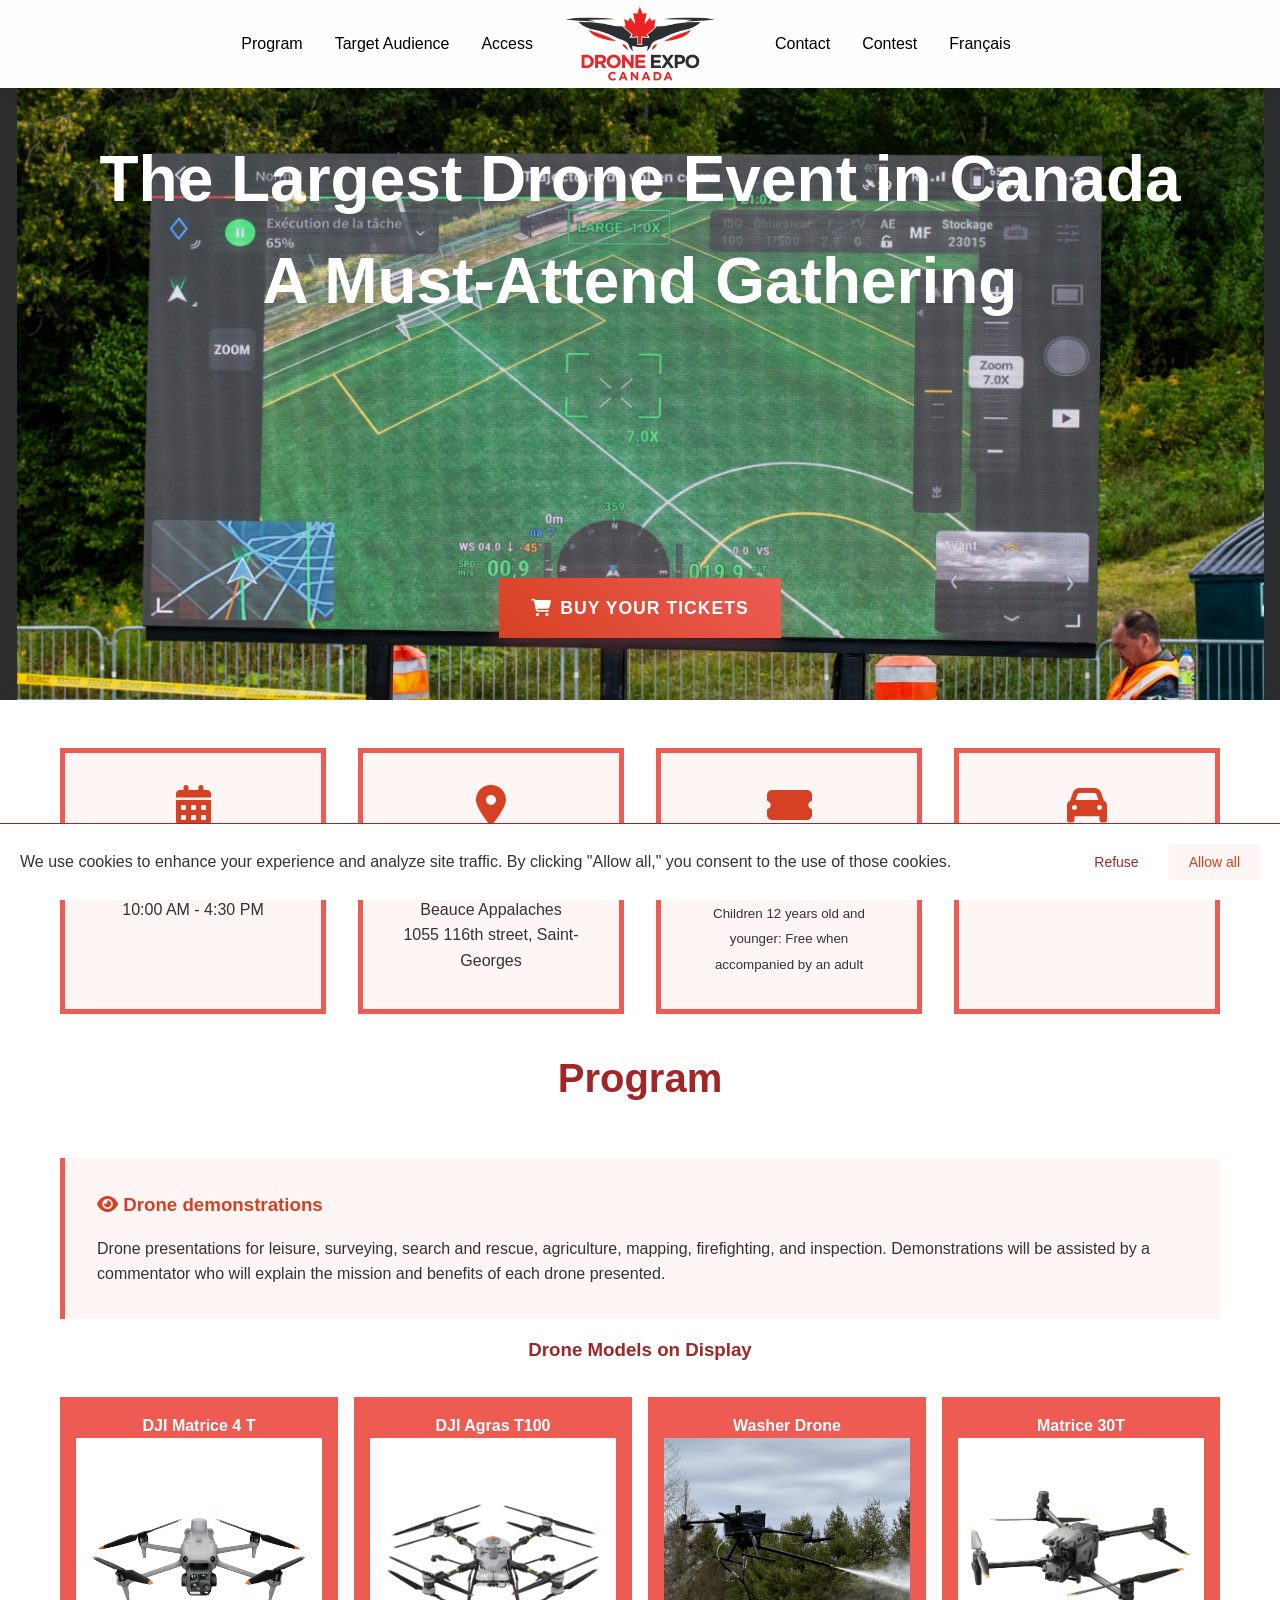
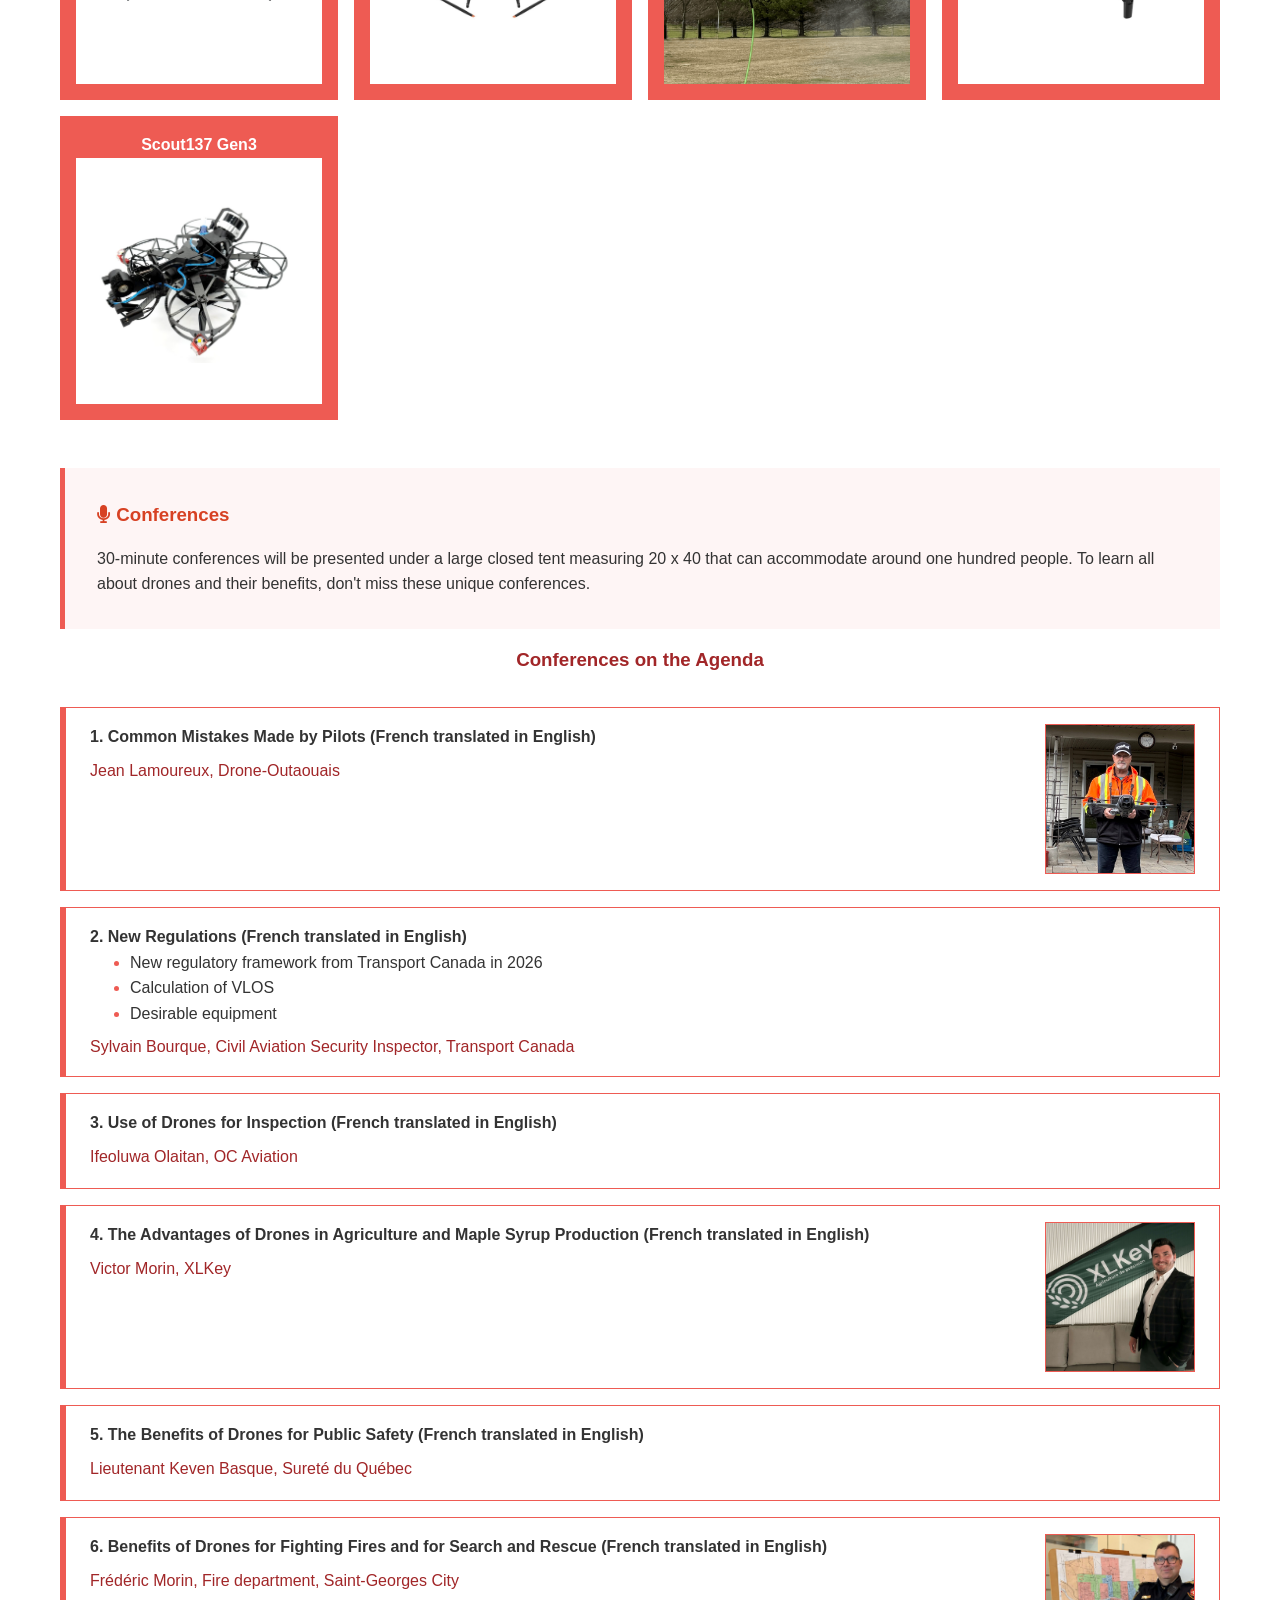
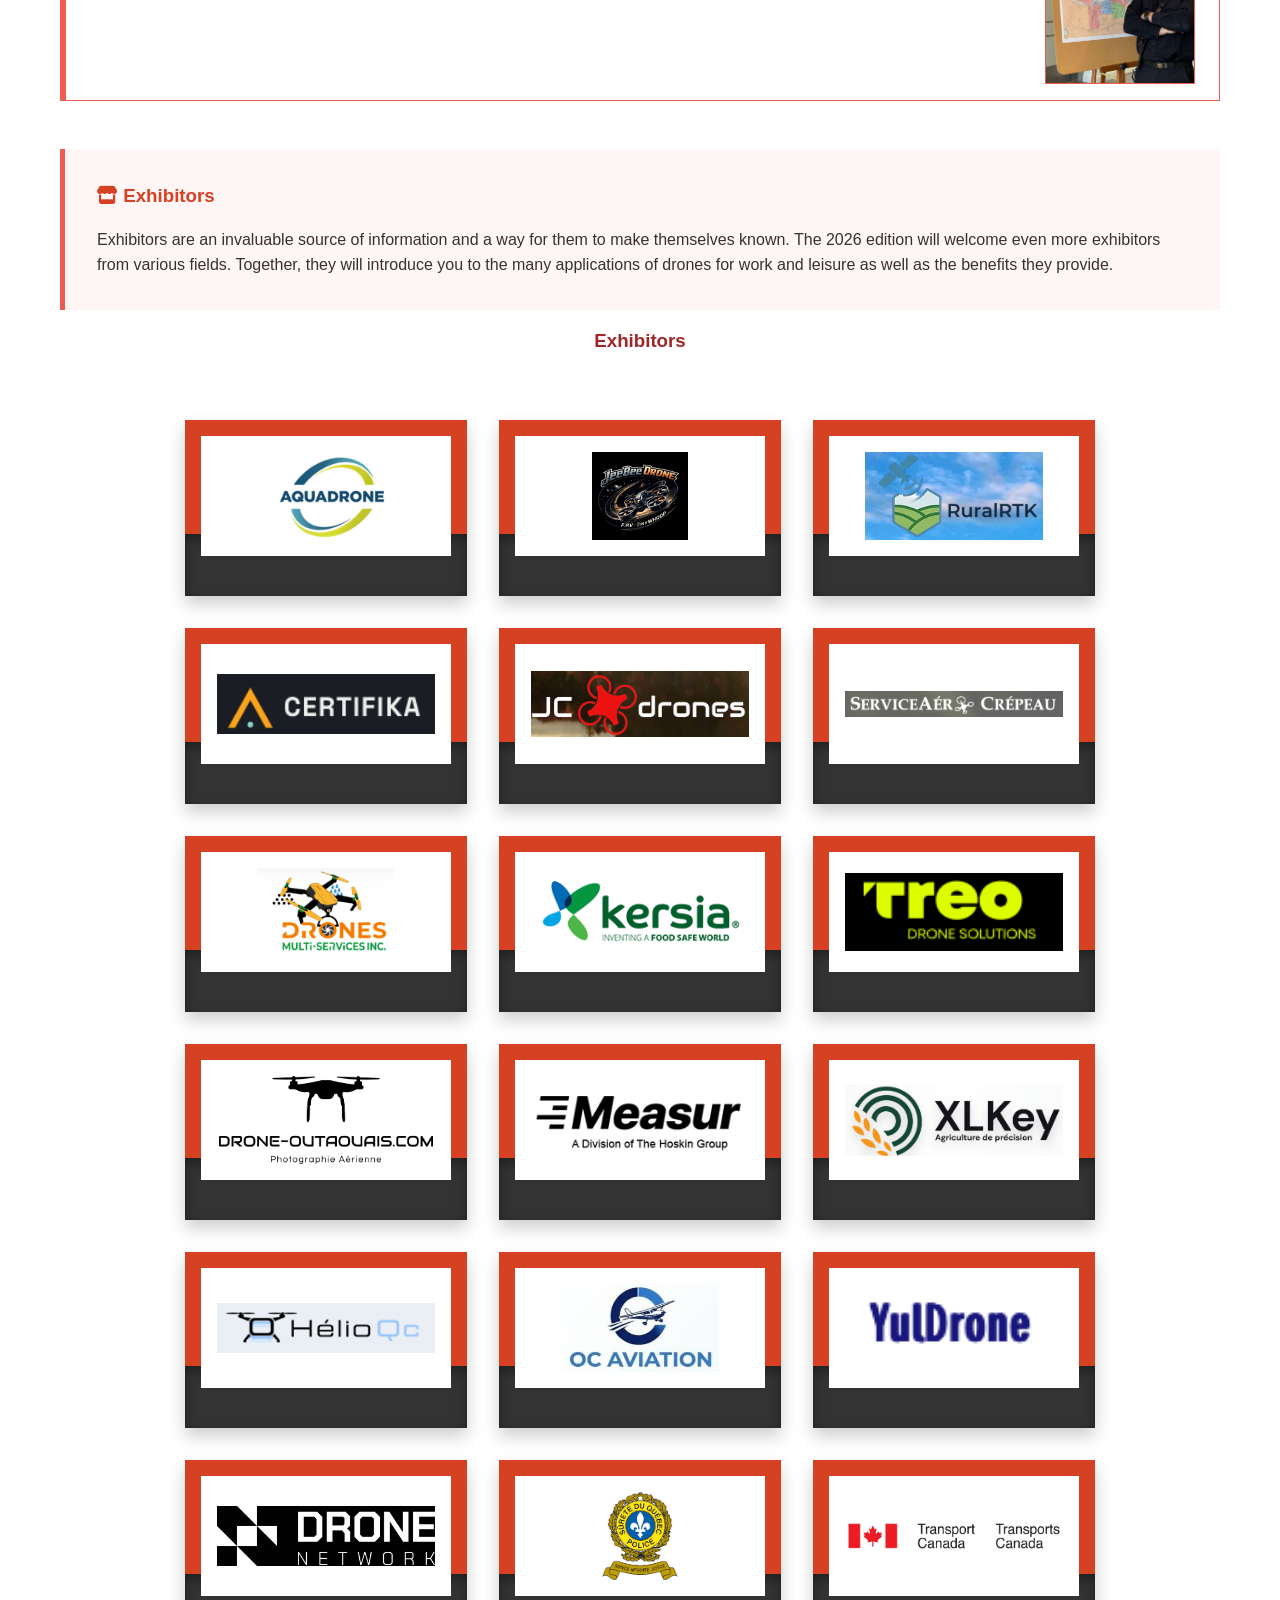
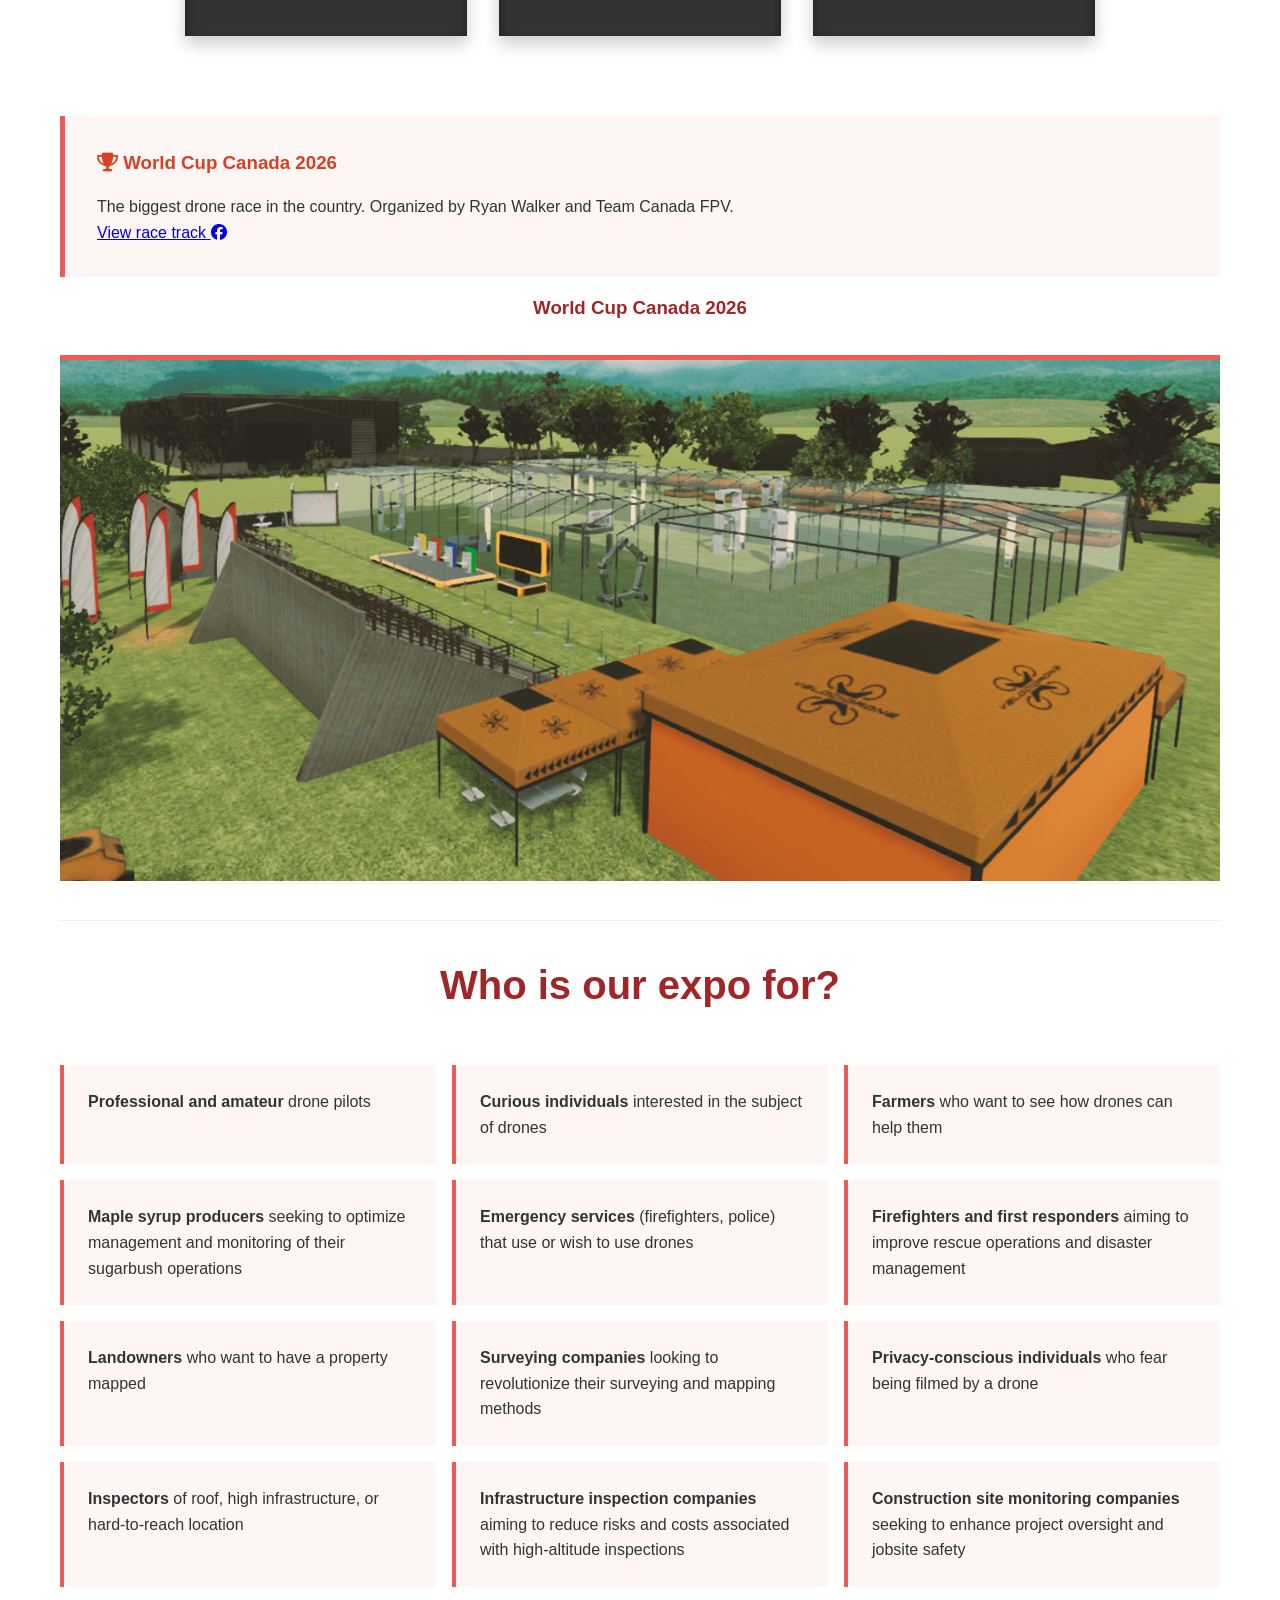
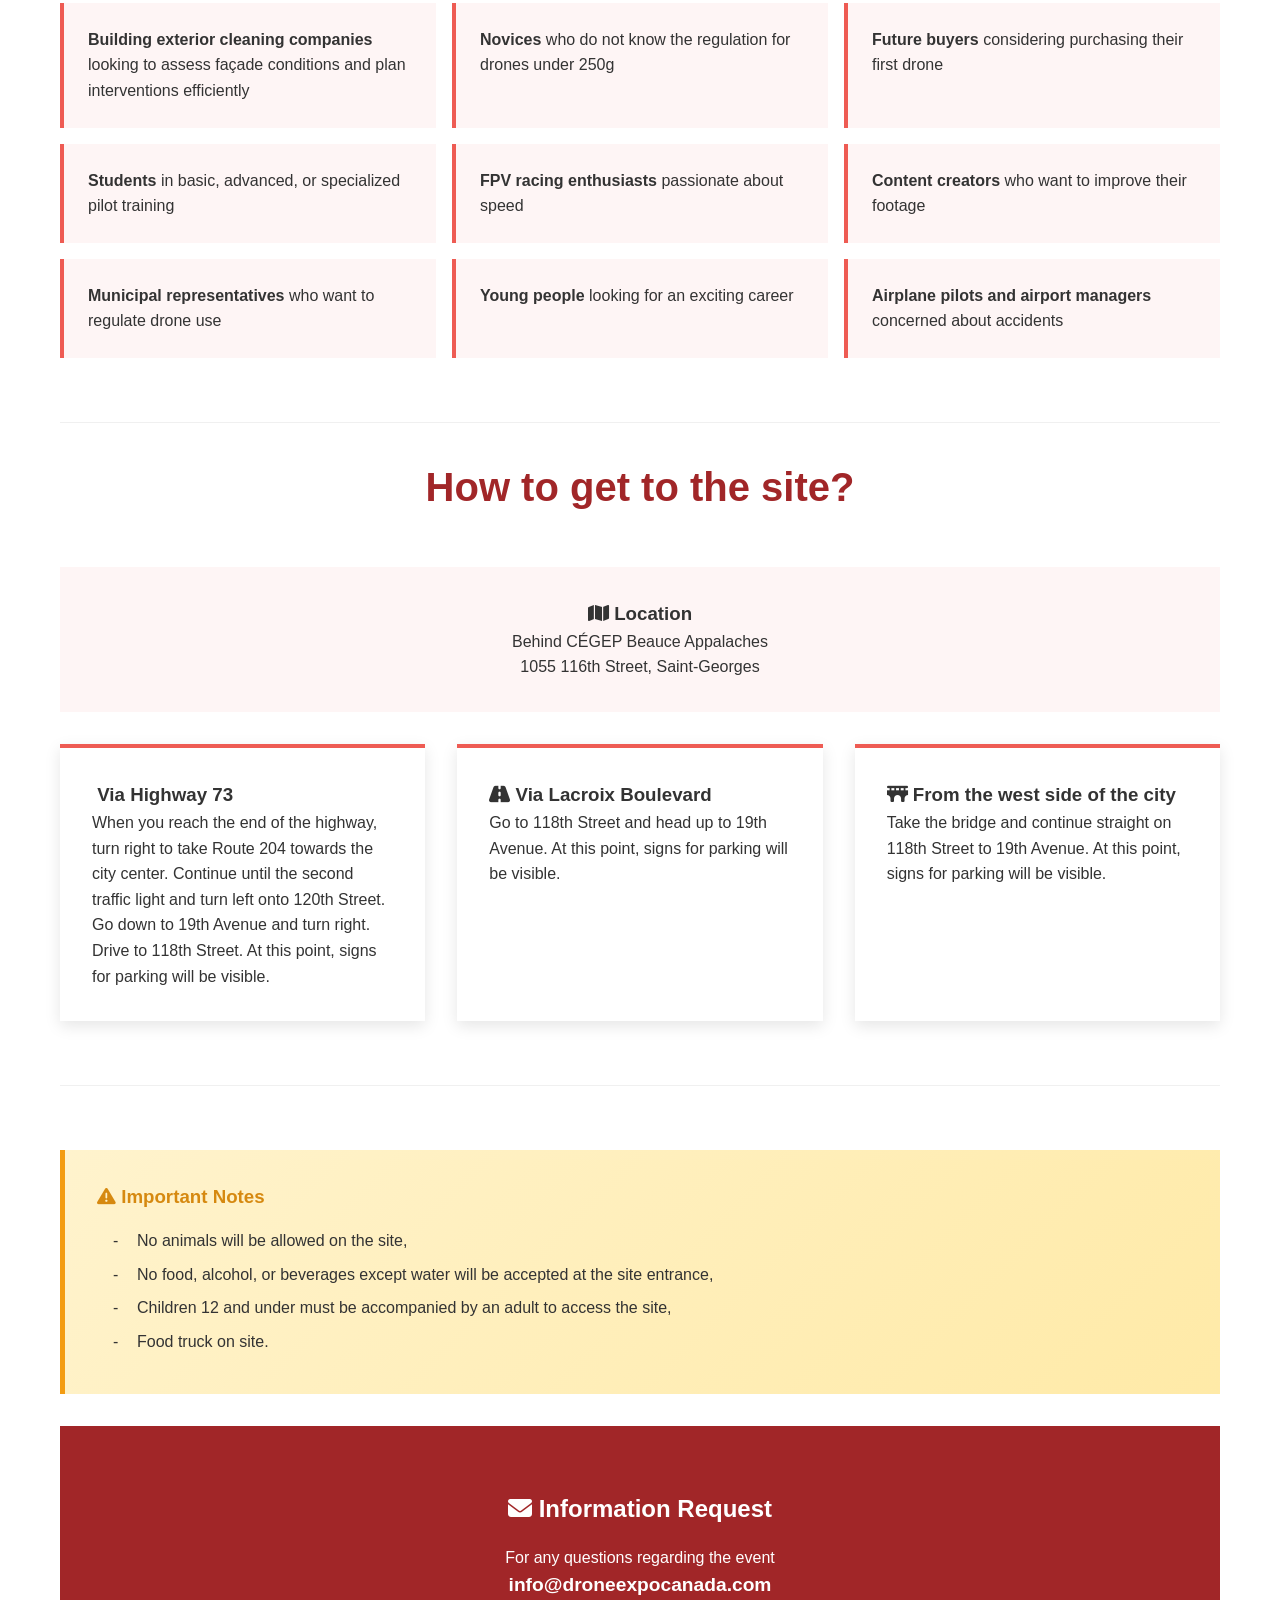
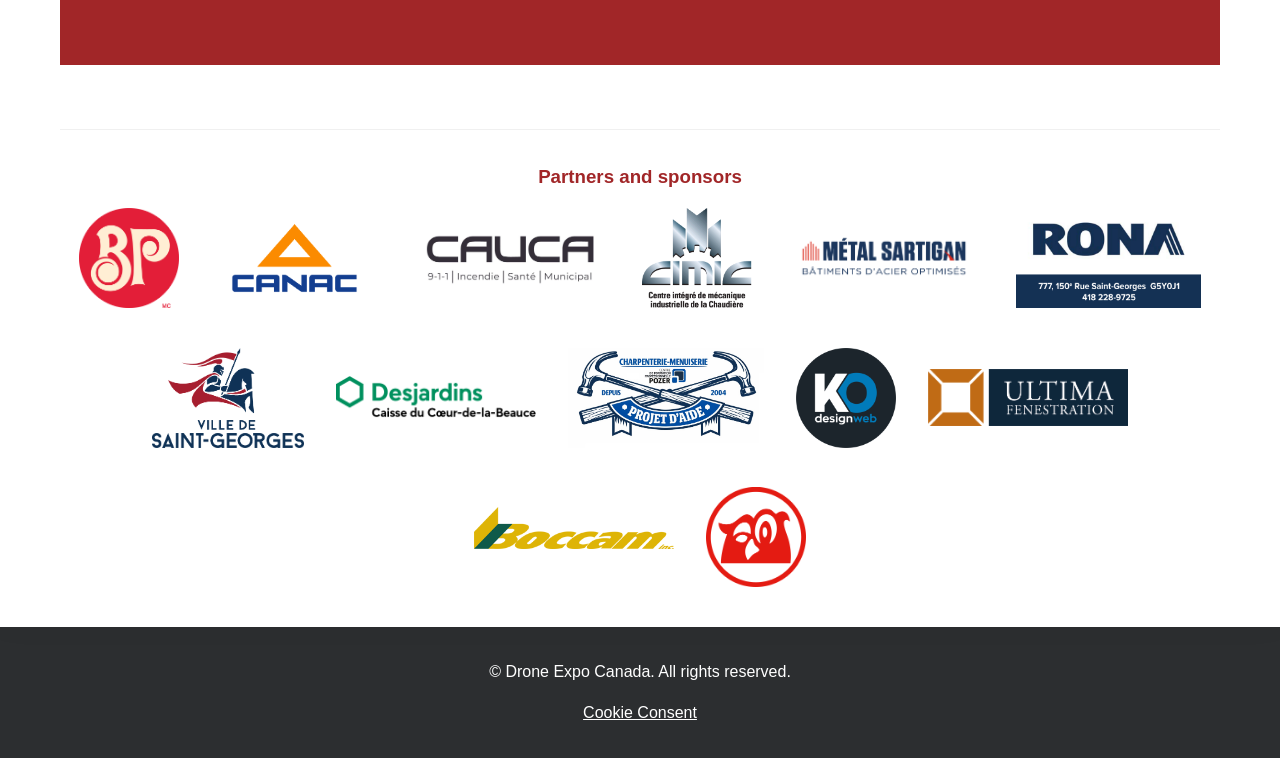
<file: en/index.html>
<!DOCTYPE html>
<html lang="en">
  <head>
    <meta charset="UTF-8">
    <meta name="viewport" content="width=device-width, initial-scale=1.0">
    <meta name="og:image" content="/assets/dec_red_background.png">
    <title>Drone Expo Canada</title>
    <link href="https://cdnjs.cloudflare.com/ajax/libs/font-awesome/6.4.0/css/all.min.css" rel="stylesheet">
    <link href="/main.css?v=20260626_1" rel="stylesheet">
  </head>
  <body>
    <header>
      <div class="container">
        <div class="header-content">
          <nav>
            <ul class="nav-links">
              <li>
                <a href="#programme"><span lang="en">Program</span><span lang="fr">Programme</span></a>
                <a href="#public"><span lang="en">Target Audience</span><span lang="fr">Public cible</span></a>
                <a href="#acces"><span lang="en">Access</span><span lang="fr">Accès</span></a>
              </li>
              <li>
                <a class="logo" href="."></a>
              </li>
              <li>
                <a href="#contact">Contact</a>
                <a href="/concours-dji-neo.html"><span lang="en">Contest</span><span lang="fr">Concours</span></a>
                <a class="locale-switcher" lang="fr" href="/en">English</a>
                <a class="locale-switcher" lang="en" href="/">Français</a>
              </li>
            </ul>
          </nav>
        </div>
      </div>
    </header>

    <section class="hero">
      <video id="hero-video" class="hero-video visible" playsinline muted autoplay>
        <source src="/assets/header_video.mp4" type="video/mp4">
      </video>

      <div class="container">
        <div class="hero-content">
          <!--
          <p class="hero-subtitle"
             style="background-color: rgba(0,0,0,0.7); border-radius: 10px; margin-top: 5rem; margin-bottom: 5rem">
            L'événement a lieu malgré la pluie. On vous attend en grand nombre!
            <br>
            <span style="font-size: 0.75em">(mis à jour le 30 août)</span>
          </p>
          -->
          <p lang="fr" class="hero-subtitle">
            Le plus gros événement de drones au Canada
            <br>
            Un rendez-vous à ne pas manquer
          </p>
          <p lang="en" class="hero-subtitle">
            The Largest Drone Event in Canada
            <br>
            A Must-Attend Gathering
          </p>

          <div class="cta-buttons">
            <a href="https://app.hi.events/event/3455/drone-expo-canada-2026" class="btn btn-primary">
              <i class="fas fa-shopping-cart"></i>
              <span lang="fr">Acheter vos billets</span>
              <span lang="en">Buy your tickets</span>
            </a>
            <!--
            <a href="/Stationnements%20PDF.pdf" target="_blank" class="btn btn-secondary">
              <i class="fas fa-map"></i>
              Stationnements (PDF)
            </a>
            -->
            <!--
            <a href="/Horaire%20de%20la%20journée%20Festival%20Drone%20Fan%20Québec.pdf" target="_blank"
               class="btn btn-secondary">
              <i class="fas fa-clock"></i>
              <span lang="fr">Horaire (PDF)</span>
              <span lang="en">Schedule (PDF)</span>
            </a>
            -->
          </div>

        </div>
      </div>
    </section>

    <div class="main-content">
      <div class="container">
        <div class="event-details">
          <div class="detail-card">
            <i class="fas fa-calendar-alt"></i>
            <h3>Date</h3>
            <p lang="fr">29 août 2026<br>10h00 - 16h30</p>
            <p lang="en">August 29, 2026<br>10:00 AM - 4:30 PM</p>
          </div>
          <div class="detail-card">
            <i class="fas fa-map-marker-alt"></i>
            <h3 lang="fr">Lieu</h3>
            <h3 lang="en">Location</h3>
            <p lang="fr">Derrière le CÉGEP Beauce Appalaches<br>1055 116e Rue, Saint-Georges</p>
            <p lang="en">Behind the CÉGEP Beauce Appalaches<br>1055 116th street, Saint-Georges</p>
          </div>
          <div class="detail-card">
            <i class="fas fa-ticket-alt"></i>
            <h3 lang="fr">Billets</h3>
            <h3 lang="en">Tickets</h3>
            <p>20.00$<sup>+tx</sup><br>
              <small lang="fr">Enfants de 12 ans et moins: Gratuit lorsqu'accompagné d'un adulte</small>
              <small lang="en">Children 12 years old and younger: Free when accompanied by an adult</small>
            </p>
          </div>
          <div class="detail-card">
            <i class="fas fa-car"></i>
            <h3 lang="fr">Stationnements</h3>
            <h3 lang="en">Parkings</h3>
            <p lang="fr">Gratuit dans les endroits désignés</p>
            <p lang="en">Free in designated areas</p>
          </div>
        </div>

      </div>

      <div class="container">
        <section id="programme" class="section">
          <h2 lang="fr" class="section-title">Au programme</h2>
          <h2 lang="en" class="section-title">Program</h2>

          <div style="margin-top: 3rem;">
            <div class="program-card">
              <h3><i class="fas fa-eye"></i> <span lang="fr">Démonstrations de drones</span><span
                lang="en">Drone demonstrations</span></h3>
              <p
                lang="fr">Présentation de drones pour les loisirs, l’arpentage, la recherche de personnes perdues, l’agriculture, la cartographie, incendie et l’inspection. Les démonstrations seront assistées par un commentateur qui expliquera la mission et les avantages du drone présenté.</p>
              <p
                lang="en">Drone presentations for leisure, surveying, search and rescue, agriculture, mapping, firefighting, and inspection. Demonstrations will be assisted by a commentator who will explain the mission and benefits of each drone presented.</p>
            </div>

            <h3 lang="fr" class="subsection-title">Modèles de drones en démonstration</h3>
            <h3 lang="en" class="subsection-title">Drone Models on Display</h3>
            <div class="drone-models">
              <div class="drone-model">
                DJI Matrice 4 T
                <div class="drone-model-img" style="background-image: url('/assets/DJI Matrice 4 T.webp')"></div>
              </div>
              <div class="drone-model">
                DJI Agras T100
                <div class="drone-model-img" style="background-image: url('/assets/DJI Agras T100.webp')"></div>
              </div>
              <div class="drone-model">
                <span lang="fr">Drone Nettoyeur</span>
                <span lang="en">Washer Drone</span>
                <div class="drone-model-img" style="background-image: url('/assets/drone_nettoyeur.png')"></div>
              </div>
              <div class="drone-model">
                <span lang="fr">Matrice 30T</span>
                <span lang="en">Matrice 30T</span>
                <div class="drone-model-img" style="background-image: url('/assets/matrice_30t.png')"></div>
              </div>
              <div class="drone-model">
                <span lang="fr">Scout137 Gen3</span>
                <span lang="en">Scout137 Gen3</span>
                <div class="drone-model-img" style="background-image: url('/assets/scout137_gen3.jpg')"></div>
              </div>
              <!--
              <div class="drone-model">
                <span lang="fr">Autres modèles à venir</span>
                <span lang="en">Other models to come</span>
                <div class="drone-model-img"
                     style="background-image: url('/assets/no drone.png')"></div>
              </div>
              -->
            </div>
          </div>

          <div style="margin-top: 3rem;">
            <div class="program-card">
              <h3><i class="fas fa-microphone"></i> <span lang="fr">Conférences</span><span lang="en">Conferences</span>
              </h3>
              <p
                lang="fr">Des conférences de 30 minutes seront présentées sous une grande tente de 20 x 40 fermée qui peut accommoder une centaine de personnes. Pour tout savoir sur les drones et leurs bénéfices, ne manquez pas ces conférences uniques.</p>
              <p
                lang="en">30-minute conferences will be presented under a large closed tent measuring 20 x 40 that can accommodate around one hundred people. To learn all about drones and their benefits, don't miss these unique conferences.</p>
            </div>

            <h3 lang="fr" class="subsection-title">Conférences au programme</h3>
            <h3 lang="en" class="subsection-title">Conferences on the Agenda</h3>
            <div class="conferences">
              <!--
              <div class="conference" style="text-align: center">
                <h4>À venir</h4>
              </div>
              -->
              <div class="conference">
                <div>
                  <h4 lang="fr">1. Erreurs communes des pilotes</h4>
                  <h4 lang="en">1. Common Mistakes Made by Pilots (French translated in English)</h4>
                  <p lang="fr" class="conference-presenter">Jean Lamoureux, Drone-Outaouais</p>
                  <p lang="en" class="conference-presenter">Jean Lamoureux, Drone-Outaouais</p>
                </div>
                <div class="conference-presenter-picture">
                  <img src="/assets/conference/jean_lamoureux.jpg" alt="Jean Lamoureux">
                </div>
              </div>
              <div class="conference">
                <div>
                  <h4 lang="fr">2. Nouvelle règlementation</h4>
                  <h4 lang="en">2. New Regulations (French translated in English)</h4>
                  <ul lang="fr" class="conference-points">
                    <li>Nouveau cadre règlementaire de Transport Canada en 2026</li>
                    <li>Calcul du VLOS</li>
                    <li>Équipements souhaitables</li>
                  </ul>
                  <ul lang="en" class="conference-points">
                    <li>New regulatory framework from Transport Canada in 2026</li>
                    <li>Calculation of VLOS</li>
                    <li>Desirable equipment</li>
                  </ul>
                  <p lang="fr"
                     class="conference-presenter">Sylvain Bourque, inspecteur de la sécurité de l'aviation civile, Transport Canada</p>
                  <p lang="en"
                     class="conference-presenter">Sylvain Bourque, Civil Aviation Security Inspector, Transport Canada</p>
                </div>
              </div>
              <div class="conference">
                <div>
                  <h4 lang="fr">3. Utilisation de drones pour l’inspection</h4>
                  <h4 lang="en">3. Use of Drones for Inspection (French translated in English)</h4>
                  <p lang="fr" class="conference-presenter">Ifeoluwa Olaitan, OC Aviation</p>
                  <p lang="en" class="conference-presenter">Ifeoluwa Olaitan, OC Aviation</p>
                </div>
              </div>
              <div class="conference">
                <div>
                  <h4 lang="fr">4. Les avantages des drones en agriculture et en acériculture</h4>
                  <h4
                    lang="en">4. The Advantages of Drones in Agriculture and Maple Syrup Production (French translated in English)</h4>
                  <p lang="fr" class="conference-presenter">Victor Morin, XLKey</p>
                  <p lang="en" class="conference-presenter">Victor Morin, XLKey</p>
                </div>
                <div class="conference-presenter-picture">
                  <img src="/assets/conference/Victor_XLKey.jpeg" alt="Victor">
                </div>
              </div>
              <div class="conference">
                <div>
                  <h4 lang="fr">5. Les bénéfices des drones pour la sécurité publique</h4>
                  <h4 lang="en">5. The Benefits of Drones for Public Safety (French translated in English)</h4>
                  <p lang="fr" class="conference-presenter">Lieutenant Keven Basque, Sureté du Québec</p>
                  <p lang="en" class="conference-presenter">Lieutenant Keven Basque, Sureté du Québec</p>
                </div>
              </div>
              <div class="conference">
                <div>
                  <h4
                    lang="fr">6. Bénéfices des drones pour combattre les incendies et pour la recherche et le sauvetage</h4>
                  <h4
                    lang="en">6. Benefits of Drones for Fighting Fires and for Search and Rescue (French translated in English)</h4>
                  <p lang="fr"
                     class="conference-presenter">Frédéric Morin, Service des incendies, Ville de Saint-Georges</p>
                  <p lang="en" class="conference-presenter">Frédéric Morin, Fire department, Saint-Georges City</p>
                </div>
                <div class="conference-presenter-picture">
                  <img src="/assets/conference/frederic_morin.jpg" alt="Frédéric Morin">
                </div>
              </div>
            </div>
          </div>

          <div style="margin-top: 3rem;">
            <div class="program-card">
              <h3><i class="fas fa-store"></i> <span lang="fr">Exposants</span><span lang="en">Exhibitors</span></h3>
              <p
                lang="fr">Les exposants représentent une source d’information inestimable et un moyen pour ceux-ci de se faire connaître. L’édition 2026 accueillera encore plus d’exposants de domaines variés. Ensemble, ils vous feront découvrir les nombreuses applications des drones pour le travail et pour les loisirs ainsi que les bénéfices qu’ils apportent.</p>
              <p
                lang="en">Exhibitors are an invaluable source of information and a way for them to make themselves known. The 2026 edition will welcome even more exhibitors from various fields. Together, they will introduce you to the many applications of drones for work and leisure as well as the benefits they provide.</p>
            </div>

            <h3 lang="fr" class="subsection-title">Exposants</h3>
            <h3 lang="en" class="subsection-title">Exhibitors</h3>
            <div class="exhibitors">
              <div class="exhibitor">
                <img src="/assets/exhibitors/Aquadrone.png" alt="Aquadrone">
              </div>

              <div class="exhibitor">
                <img src="/assets/exhibitors/JB Drone.jpg" alt="JB Drone">
              </div>

              <div class="exhibitor">
                <img src="/assets/exhibitors/Rural RTK.png" alt="Rural RTK">
              </div>

              <div class="exhibitor">
                <img src="/assets/exhibitors/Certifika.png" alt="Certifika">
              </div>

              <div class="exhibitor">
                <img src="/assets/exhibitors/JC Drones.png" alt="JC Drones">
              </div>

              <div class="exhibitor">
                <img src="/assets/exhibitors/Service aero crepeau.png" alt="Service aero crepeau">
              </div>

              <div class="exhibitor">
                <img src="/assets/exhibitors/DRone multi services.png" alt="DRone multi services">
              </div>

              <div class="exhibitor">
                <img src="/assets/exhibitors/Kersia Group.png" alt="Kersia Group">
              </div>

              <div class="exhibitor">
                <img src="/assets/exhibitors/Treo.png" alt="Treo">
              </div>

              <div class="exhibitor">
                <img src="/assets/exhibitors/Black%20on%20Transparent%20Drone%20Outaouais.png" alt="Drone Outaouais">
              </div>

              <div class="exhibitor">
                <img src="/assets/exhibitors/Measur.png" alt="Measur">
              </div>

              <div class="exhibitor">
                <img src="/assets/exhibitors/XLKey.png" alt="XLKey">
              </div>

              <div class="exhibitor">
                <img src="/assets/exhibitors/Helio QC.png" alt="Helio QC">
              </div>

              <div class="exhibitor">
                <img src="/assets/exhibitors/OC Aviation_Drone.jpg" alt="OC Aviation">
              </div>

              <div class="exhibitor">
                <img src="/assets/exhibitors/Yul drone.png" alt="Yul drone">
              </div>

              <div class="exhibitor">
                <img src="/assets/exhibitors/dronenetwork.jfif" alt="Drone Network">
              </div>

              <div class="exhibitor">
                <img src="/assets/exhibitors/logo-sq-couleur.jpg" alt="SQ">
              </div>

              <div class="exhibitor">
                <img src="/assets/exhibitors/transportcanada.jfif" alt="Transport Canada">
              </div>
            </div>
          </div>

          <!--
          <div style="margin-top: 3rem;">
            <div class="peek-items">
              <div class="peek-item">
                <h3 class="subsection-title">Notre festival</h3>
                <div class="video-container">
                  <iframe class="video-iframe"
                          src="https://www.youtube-nocookie.com/embed/rpnWPI9SK_M?si=GjltU2GdcyCDZj83"
                          title="YouTube video player" frameborder="0"
                          allow="accelerometer; autoplay; clipboard-write; encrypted-media; gyroscope; picture-in-picture; web-share"
                          referrerpolicy="strict-origin-when-cross-origin" allowfullscreen></iframe>
                </div>
              </div>

              <div class="peek-item">
                <h3 class="subsection-title" id="fpv-race">Exemple de course FPV</h3>
                <div class="video-container">
                  <iframe class="video-iframe"
                          src="https://www.youtube-nocookie.com/embed/WiyzA_hJANQ?si=qa27IxmQ39Maluqu"
                          title="YouTube video player" frameborder="0"
                          allow="accelerometer; autoplay; clipboard-write; encrypted-media; gyroscope; picture-in-picture; web-share"
                          referrerpolicy="strict-origin-when-cross-origin" allowfullscreen></iframe>
                </div>
              </div>

              <div class="peek-item">
                <h3 class="subsection-title">Un drone sous-marin</h3>
                <div class="video-container">
                  <iframe class="video-iframe"
                          src="https://www.youtube-nocookie.com/embed/E4jRosj1zVI?si=k-lC-u8cbRKagCvc"
                          title="YouTube video player" frameborder="0"
                          allow="accelerometer; autoplay; clipboard-write; encrypted-media; gyroscope; picture-in-picture; web-share"
                          referrerpolicy="strict-origin-when-cross-origin" allowfullscreen></iframe>
                </div>
              </div>
            </div>
          </div>
          -->

          <div style="margin-top: 3rem;">
            <div class="program-card">
              <h3><i class="fas fa-trophy"></i> <span lang="fr">Coupe du monde Canada 2026</span><span
                lang="en">World Cup Canada 2026</span></h3>
              <p lang="fr">La plus grande course de drones au pays. Organisée par Ryan Walker et Team Canada FPV.</p>
              <p lang="en">The biggest drone race in the country. Organized by Ryan Walker and Team Canada FPV.</p>
              <a href="https://www.facebook.com/reel/2102891173628675" target="_blank">
                <span lang="fr">Voir la piste de course</span>
                <span lang="en">View race track</span>
                <i class="fa-brands fa-facebook"></i>
              </a>
            </div>

            <h3 lang="fr" class="subsection-title">Coupe du monde Canada 2026</h3>
            <h3 lang="en" class="subsection-title">World Cup Canada 2026</h3>

            <div class="fpv-race-image">
              <img src="/assets/race_track.png" alt="FPV race track">
            </div>
          </div>
        </section>

        <section id="public" class="section">
          <h2 lang="fr" class="section-title">À qui s'adresse notre expo?</h2>
          <h2 lang="en" class="section-title">Who is our expo for?</h2>

          <div class="audience-list">
            <div lang="fr" class="audience-item">
              <strong>Pilotes professionnels et amateurs</strong> de drones
            </div>
            <div lang="en" class="audience-item">
              <strong>Professional and amateur</strong> drone pilots
            </div>
            <div lang="fr" class="audience-item">
              <strong>Curieux</strong> qui ont de l'intérêt sur le sujet des drones
            </div>
            <div lang="en" class="audience-item">
              <strong>Curious individuals</strong> interested in the subject of drones
            </div>
            <div lang="fr" class="audience-item">
              <strong>Agriculteurs</strong> qui veulent voir comment les drones peuvent les aider
            </div>
            <div lang="en" class="audience-item">
              <strong>Farmers</strong> who want to see how drones can help them
            </div>
            <div lang="fr" class="audience-item">
              <strong>Acériculteurs</strong> qui cherchent à optimiser la gestion et la surveillance de leurs érablières
            </div>
            <div lang="en" class="audience-item">
              <strong>Maple syrup producers</strong> seeking to optimize management and monitoring of their sugarbush operations
            </div>
            <div lang="fr" class="audience-item">
              <strong>Services d'urgence</strong> (pompiers, policiers) qui utilisent ou souhaitent utiliser des drones
            </div>
            <div lang="en" class="audience-item">
              <strong>Emergency services</strong> (firefighters, police) that use or wish to use drones
            </div>
            <div lang="fr" class="audience-item">
              <strong>Pompiers et premiers répondants</strong> qui veulent améliorer les opérations de sauvetage et la gestion des sinistres
            </div>
            <div lang="en" class="audience-item">
              <strong>Firefighters and first responders</strong> aiming to improve rescue operations and disaster management
            </div>
            <div lang="fr" class="audience-item">
              <strong>Propriétaires terrains</strong> qui voudraient faire cartographier un terrain
            </div>
            <div lang="en" class="audience-item">
              <strong>Landowners</strong> who want to have a property mapped
            </div>
            <div lang="fr" class="audience-item">
              <strong>Entreprise d'arpentage</strong> qui cherchent à révolutionner leurs méthodes de relevé et de cartographie
            </div>
            <div lang="en" class="audience-item">
              <strong>Surveying companies</strong> looking to revolutionize their surveying and mapping methods
            </div>
            <div lang="fr" class="audience-item">
              <strong>Préoccupés par la vie privée</strong> qui craignent de se faire filmer par un drone
            </div>
            <div lang="en" class="audience-item">
              <strong>Privacy-conscious individuals</strong> who fear being filmed by a drone
            </div>
            <div lang="fr" class="audience-item">
              <strong>Inspecteurs</strong> de toits, d'infrastructures en hauteur ou de lieux difficiles d'accès
            </div>
            <div lang="en" class="audience-item">
              <strong>Inspectors</strong> of roof, high infrastructure, or hard-to-reach location
            </div>
            <div lang="fr" class="audience-item">
              <strong>Entreprise d'inspection d'infrastructure</strong> qui souhaitent réduire les risques et les coûts d'inspection en hauteur
            </div>
            <div lang="en" class="audience-item">
              <strong>Infrastructure inspection companies</strong> aiming to reduce risks and costs associated with high-altitude inspections
            </div>
            <div lang="fr" class="audience-item">
              <strong>Entreprise de surveillance de chantier</strong> qui veulent améliorer le suivi des travaux et la sécurité du site
            </div>
            <div lang="en" class="audience-item">
              <strong>Construction site monitoring companies</strong> seeking to enhance project oversight and jobsite safety
            </div>
            <div lang="fr" class="audience-item">
              <strong>Entreprise de nettoyage extérieur de bâtiment</strong> qui cherchent à évaluer l'état des façades et à planifier les interventions
            </div>
            <div lang="en" class="audience-item">
              <strong>Building exterior cleaning companies</strong> looking to assess façade conditions and plan interventions efficiently
            </div>
            <div lang="fr" class="audience-item">
              <strong>Néophytes</strong> qui ne connaissent pas la réglementation des drones de moins de 250g
            </div>
            <div lang="en" class="audience-item">
              <strong>Novices</strong> who do not know the regulation for drones under 250g
            </div>
            <div lang="fr" class="audience-item">
              <strong>Futurs acheteurs</strong> qui pensent acheter un premier drone
            </div>
            <div lang="en" class="audience-item">
              <strong>Future buyers</strong> considering purchasing their first drone
            </div>
            <div lang="fr" class="audience-item">
              <strong>Étudiants en formation</strong> de pilote de base, avancée ou spécialisée
            </div>
            <div lang="en" class="audience-item">
              <strong>Students</strong> in basic, advanced, or specialized pilot training
            </div>
            <div lang="fr" class="audience-item">
              <strong>Amateurs de courses FPV</strong> passionnés de vitesse
            </div>
            <div lang="en" class="audience-item">
              <strong>FPV racing enthusiasts</strong> passionate about speed
            </div>
            <div lang="fr" class="audience-item">
              <strong>Créateurs de contenu</strong> qui souhaitent améliorer leurs prises de vues
            </div>
            <div lang="en" class="audience-item">
              <strong>Content creators</strong> who want to improve their footage
            </div>
            <div lang="fr" class="audience-item">
              <strong>Représentants municipaux</strong> qui souhaitent encadrer l'utilisation de drones
            </div>
            <div lang="en" class="audience-item">
              <strong>Municipal representatives</strong> who want to regulate drone use
            </div>
            <div lang="fr" class="audience-item">
              <strong>Jeunes</strong> qui recherchent un métier palpitant
            </div>
            <div lang="en" class="audience-item">
              <strong>Young people</strong> looking for an exciting career
            </div>
            <div lang="fr" class="audience-item">
              <strong>Pilotes d'avions et gestionnaires d'aéroport</strong> qui craignent les accidents
            </div>
            <div lang="en" class="audience-item">
              <strong>Airplane pilots and airport managers</strong> concerned about accidents
            </div>
          </div>
        </section>

        <section id="acces" class="section">
          <h2 lang="fr" class="section-title">Comment se rendre sur le site?</h2>
          <h2 lang="en" class="section-title">How to get to the site?</h2>

          <div class="map-container">
            <h3 lang="fr"><i class="fas fa-map"></i> Localisation</h3>
            <h3 lang="en"><i class="fas fa-map"></i> Location</h3>
            <p lang="fr">Derrière le CÉGEP Beauce Appalaches<br>1055 116e Rue, Saint-Georges</p>
            <p lang="en">Behind CÉGEP Beauce Appalaches<br>1055 116th Street, Saint-Georges</p>
          </div>

          <div class="directions">
            <div class="direction-card">
              <h3 lang="fr"><i class="fas fa-highway"></i> Par l'autoroute 73</h3>
              <h3 lang="en"><i class="fas fa-highway"></i> Via Highway 73</h3>
              <p
                lang="fr">Lorsque vous arrivez au bout de l'autoroute, tournez à droite pour prendre la route 204 en direction du centre-ville. Continuez jusqu'au deuxième feu de circulation et tournez à gauche sur la 120e rue. Descendez jusqu'à la 19e avenue et tournez à droite. Roulez jusqu'à la 118e rue. À ce moment des indications pour les stationnements seront visibles.</p>
              <p
                lang="en">When you reach the end of the highway, turn right to take Route 204 towards the city center. Continue until the second traffic light and turn left onto 120th Street. Go down to 19th Avenue and turn right. Drive to 118th Street. At this point, signs for parking will be visible.</p>
            </div>

            <div class="direction-card">
              <h3 lang="fr"><i class="fas fa-road"></i> Par le boulevard Lacroix</h3>
              <h3 lang="en"><i class="fas fa-road"></i> Via Lacroix Boulevard</h3>
              <p
                lang="fr">Allez jusqu'à la 118e rue et montez jusqu'à la 19e avenue. À ce moment des indications pour les stationnements seront visibles.</p>
              <p
                lang="en">Go to 118th Street and head up to 19th Avenue. At this point, signs for parking will be visible.</p>
            </div>

            <div class="direction-card">
              <h3 lang="fr"><i class="fas fa-bridge"></i> Par le côté ouest de la ville</h3>
              <h3 lang="en"><i class="fas fa-bridge"></i> From the west side of the city</h3>
              <p
                lang="fr">Prendre le pont et continuer tout droit sur la 118e rue jusqu'à la 19e avenue. À ce moment des indications pour les stationnements seront visibles.</p>
              <p
                lang="en">Take the bridge and continue straight on 118th Street to 19th Avenue. At this point, signs for parking will be visible.</p>
            </div>

          </div>
        </section>

        <section id="contact" class="section">
          <div class="notes-section">
            <h3 lang="fr"><i class="fas fa-exclamation-triangle"></i> Notes importantes</h3>
            <h3 lang="en"><i class="fas fa-exclamation-triangle"></i> Important Notes</h3>
            <ul lang="fr" class="notes-list">
              <li>Aucun animal sur le site ne sera permis,</li>
              <li>Aucune nourriture, alcool, breuvages sauf de l'eau ne seront acceptés à l'entrée du site,</li>
              <li>Les enfants de 12 ans et moins doivent être accompagnés d'un adulte pour accéder au site,</li>
              <li>Camion cantine (food truck) sur place.</li>
            </ul>
            <ul lang="en" class="notes-list">
              <li>No animals will be allowed on the site,</li>
              <li>No food, alcohol, or beverages except water will be accepted at the site entrance,</li>
              <li>Children 12 and under must be accompanied by an adult to access the site,</li>
              <li>Food truck on site.</li>
            </ul>
          </div>
          <div class="contact-section">
            <h2 lang="fr"><i class="fas fa-envelope"></i> Demande d'information</h2>
            <h2 lang="en"><i class="fas fa-envelope"></i> Information Request</h2>
            <p lang="fr">Pour toute question concernant l'événement</p>
            <p lang="en">For any questions regarding the event</p>
            <a href="mailto:info@droneexpocanada.com">info@droneexpocanada.com</a>
          </div>
        </section>

        <section class="section" style="text-align: center; padding: 2rem 0;">
          <h3 lang="fr" style="color: var(--dfq-red); margin-bottom: 1rem;">Partenaires et commanditaires</h3>
          <h3 lang="en" style="color: var(--dfq-red); margin-bottom: 1rem;">Partners and sponsors</h3>

          <ul class="sponsor-grid">
            <!--
            <li class="sponsor"
                style="padding: 40px 70px; background-color: var(--dfq-red-l4); border-radius: 0.5rem; color: var(--dfq-red-l1)">
              À venir
            </li>
            -->
            <li class="sponsor">
              <img src="/assets/sponsor/boston_pizza.png" alt="Boston Pizza">
            </li>
            <li class="sponsor">
              <img src="/assets/sponsor/canac.png" alt="CANAC">
            </li>
            <li class="sponsor">
              <img src="/assets/sponsor/cauca.jpg" alt="CAUCA">
            </li>
            <li class="sponsor">
              <img src="/assets/sponsor/cimic.bmp" alt="CIMIC">
            </li>
            <li class="sponsor">
              <img src="/assets/sponsor/metal_sartigan.png" alt="Métal Sartigan">
            </li>
            <li class="sponsor">
              <img src="/assets/sponsor/rona.png" alt="RONA">
            </li>
            <li class="sponsor">
              <img src="/assets/sponsor/ville_saint_georges.png" alt="Ville de Saint-Georges">
            </li>
            <li class="sponsor">
              <img src="/assets/sponsor/desjardins.png" alt="Desjardins">
            </li>
            <li class="sponsor">
              <img src="/assets/sponsor/pozer_projet_aide.jpg" alt="Pozer">
            </li>
            <li class="sponsor">
              <img src="/assets/sponsor/ko.jpg" alt="KO">
            </li>
            <li class="sponsor">
              <img src="/assets/sponsor/ultima.png" alt="ULTIMA">
            </li>
            <li class="sponsor">
              <img src="/assets/sponsor/boccam.png" alt="Boccam">
            </li>
            <li class="sponsor">
              <img src="/assets/sponsor/couchetard.webp" alt="Couche-Tard">
            </li>
          </ul>
        </section>
      </div>
    </div>

    <footer>
      <div class="container">
        <p lang="fr">&copy; Drone Expo Canada. Tous droits réservés.</p>
        <p lang="en">&copy; Drone Expo Canada. All rights reserved.</p>

        <nav>
          <a lang="fr" href="/press.html">Communiqués de presse</a>
          <a href="#" id="cookie-btn"><span lang="fr">Consentement aux cookies</span><span
            lang="en">Cookie Consent</span></a>
        </nav>
      </div>
    </footer>

    <script>
        const heroVideo = document.getElementById("hero-video");

        heroVideo.addEventListener("ended", function() {
            heroVideo.classList.add("hidden");
        });

        // Fallback for autoplay issues
        heroVideo.addEventListener("play", function() {
            heroVideo.classList.remove("hidden");
        });

        // Smooth scrolling for navigation links
        document.querySelectorAll("a[href^=\"#\"]").forEach(anchor => {
            anchor.addEventListener("click", function(e) {
                e.preventDefault();
                try {
                    const target = document.querySelector(this.getAttribute("href"));
                    if(target) {
                        target.scrollIntoView({
                            behavior: "smooth",
                            block: "start",
                        });
                    }
                } catch(e) {
                    // It doesn't matter
                }
            });
        });

        // Animate cards on scroll
        const observerOptions = {
            threshold: 0.1,
            rootMargin: "0px 0px -50px 0px",
        };

        const observer = new IntersectionObserver(function(entries) {
            entries.forEach(entry => {
                if(entry.isIntersecting) {
                    entry.target.style.opacity = "1";
                    entry.target.style.transform = "translateY(0)";
                }
            });
        }, observerOptions);

        document.querySelectorAll(".program-card, .detail-card, .audience-item").forEach(card => {
            card.style.opacity = "0";
            card.style.transform = "translateY(30px)";
            card.style.transition = "opacity 0.6s ease, transform 0.6s ease";
            observer.observe(card);
        });
    </script>

    <cookie-consent ga-id="G-ELBE2LBZTX" pixel-id="1461013865706791"></cookie-consent>
    <script src="/cookies.js?v=20260614_1"></script>
    <script>
        document.getElementById("cookie-btn").addEventListener("click", function() {
            document.querySelector("cookie-consent").reopen();
        });
    </script>
  </body>
</html>
</file>
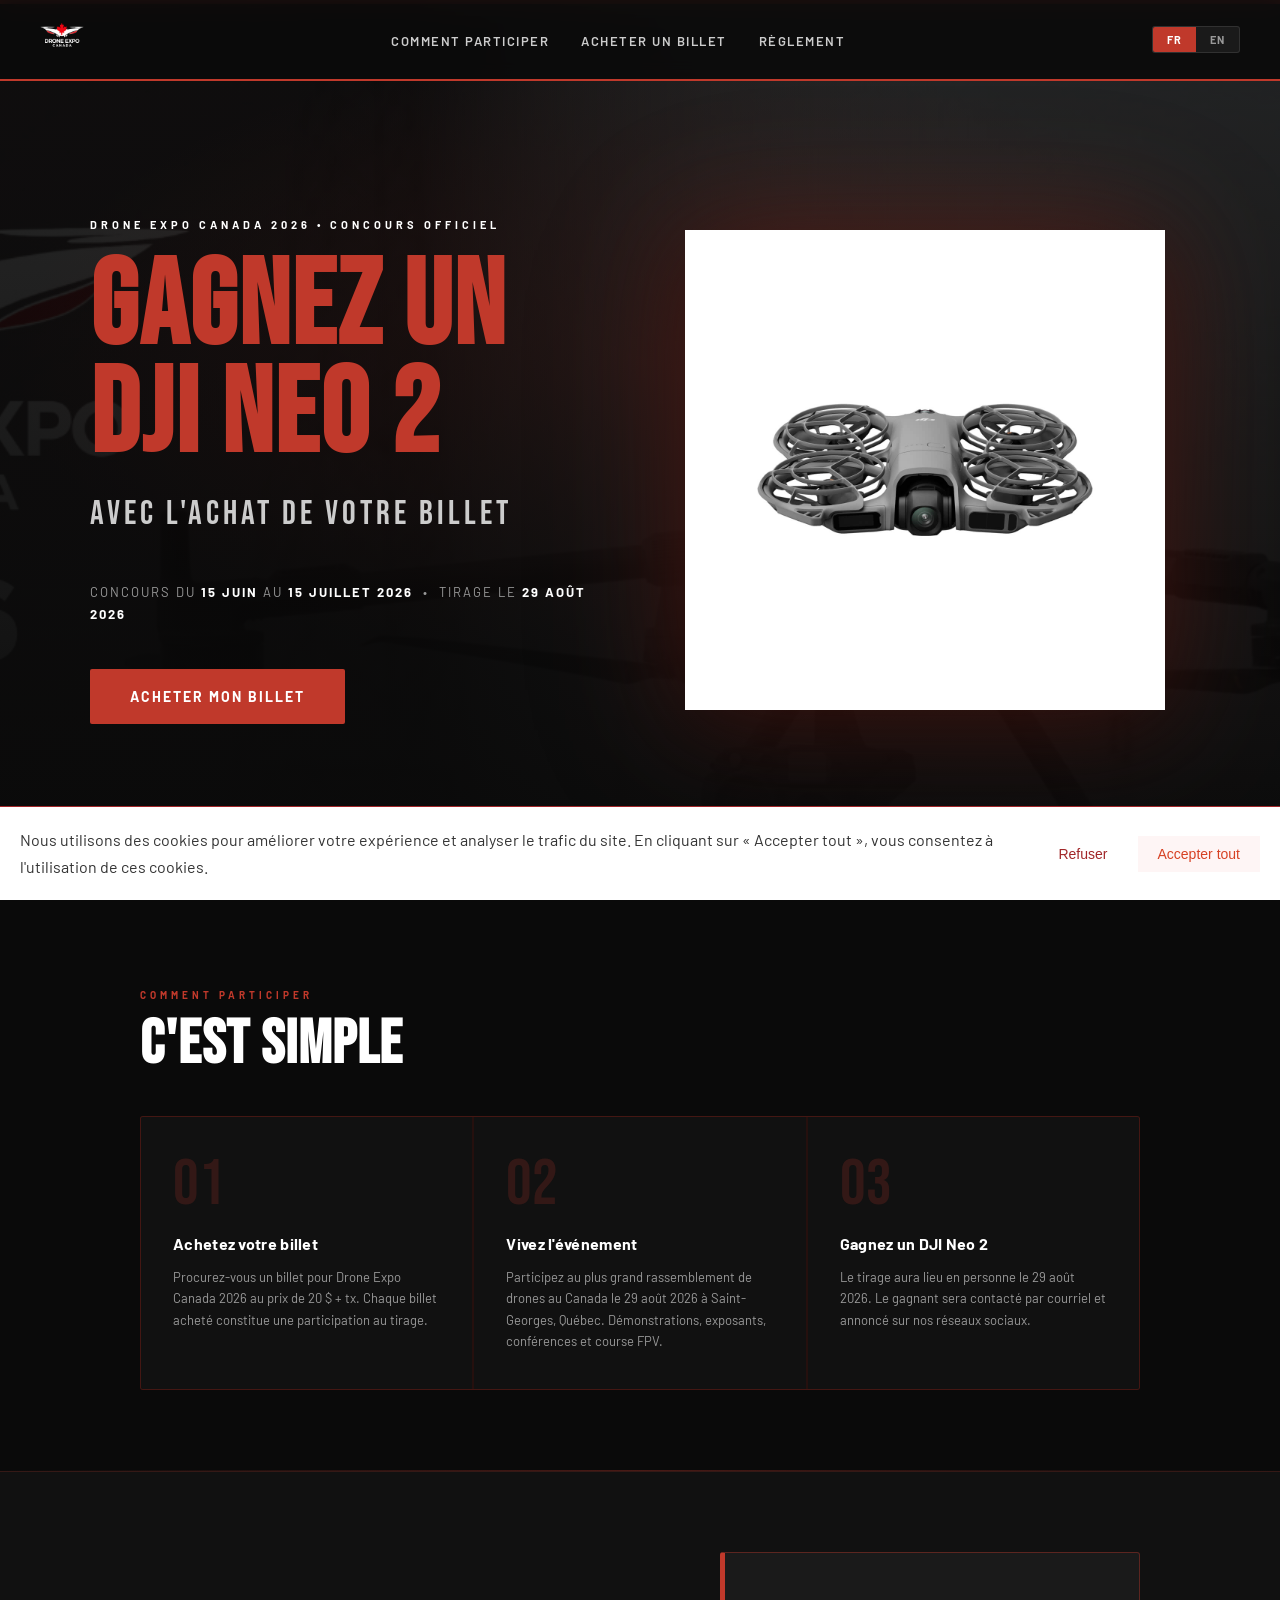
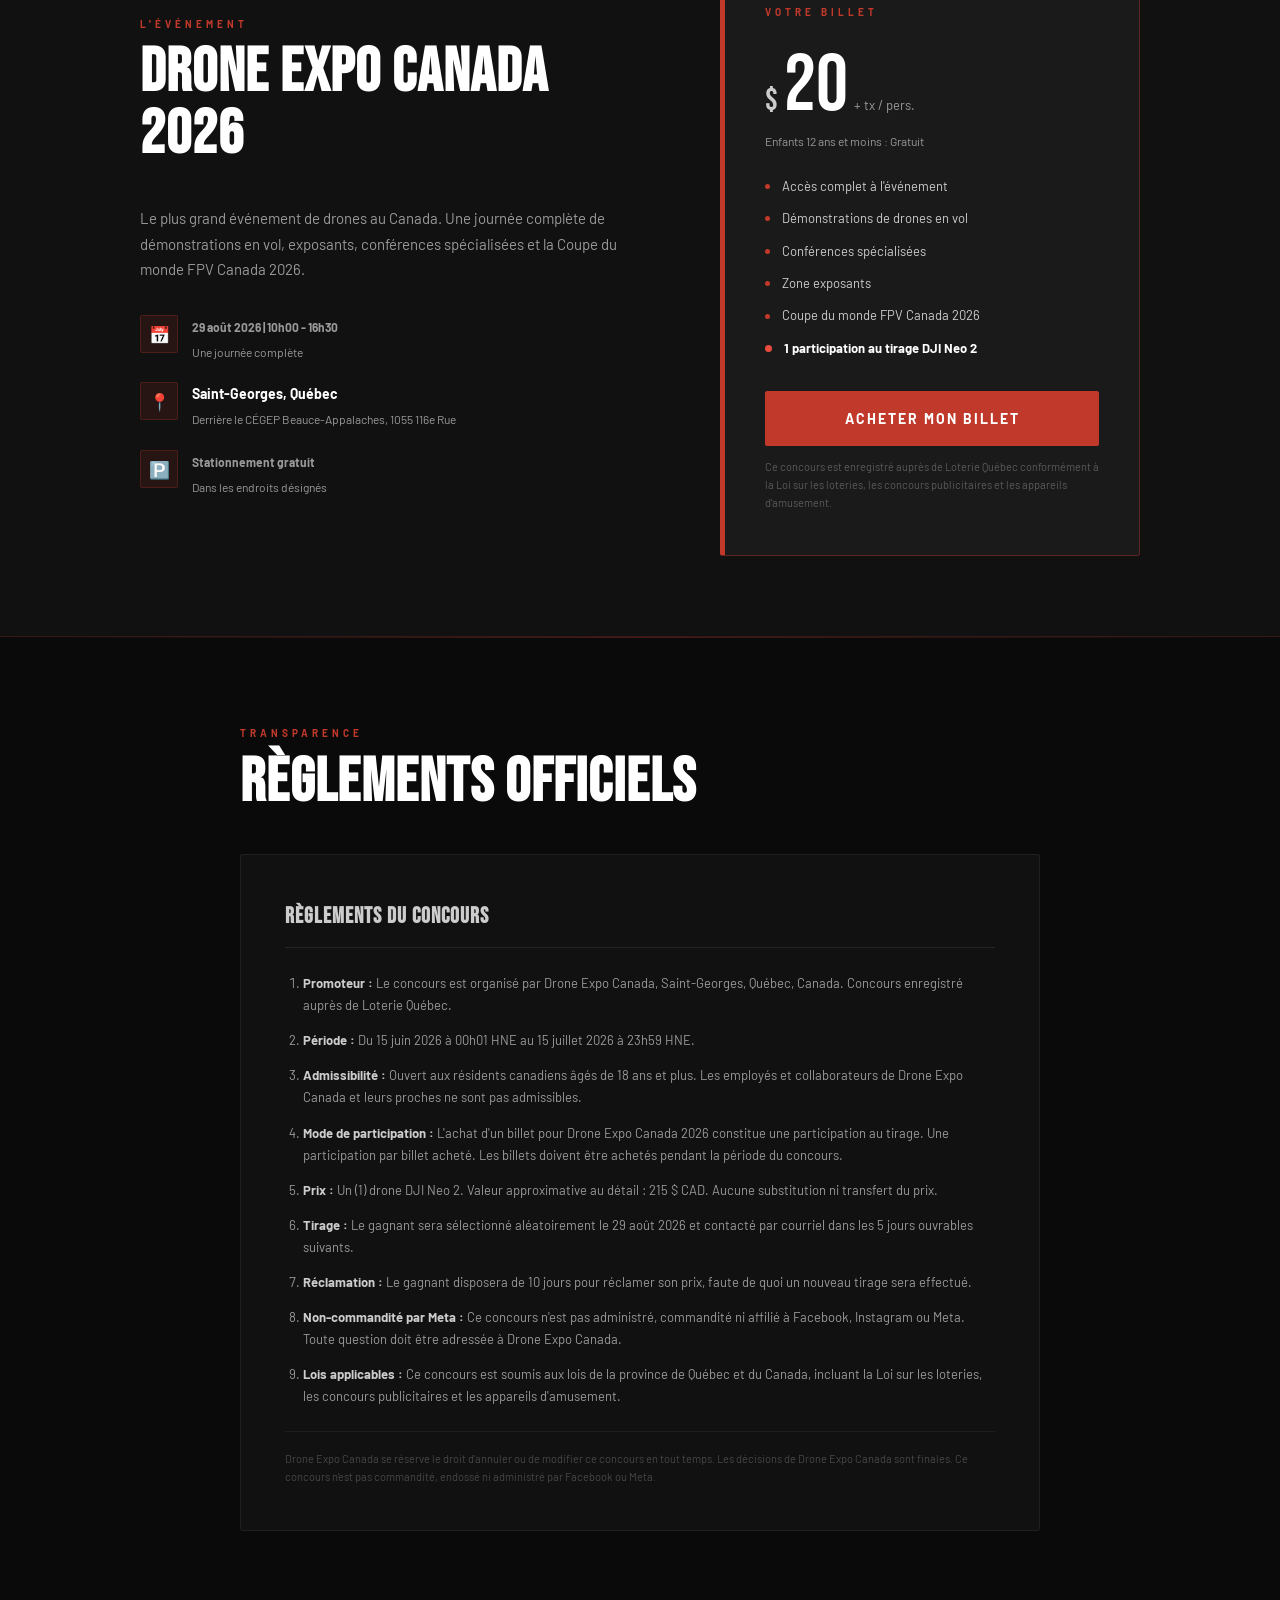
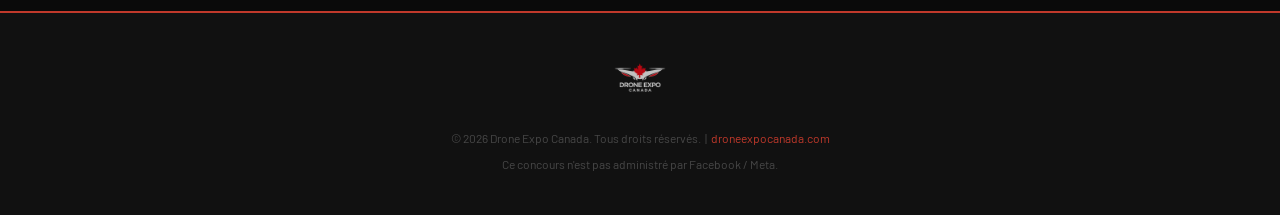
<file: concours-dji-neo.html>
<!DOCTYPE html>
<html lang="fr">
  <head>
    <meta charset="UTF-8"/>
    <meta name="viewport" content="width=device-width, initial-scale=1.0"/>
    <title>Concours DJI Neo 2 | Drone Expo Canada 2026</title>
    <meta name="description"
          content="Achetez votre billet pour Drone Expo Canada 2026 et courez la chance de gagner un DJI Neo 2."/>
    <link rel="preconnect" href="https://fonts.googleapis.com"/>
    <link rel="preconnect" href="https://fonts.gstatic.com" crossorigin/>
    <link href="https://fonts.googleapis.com/css2?family=Bebas+Neue&family=Barlow:wght@300;400;600;700&display=swap"
          rel="stylesheet"/>
    <style>
        :root {
            --red: #c0392b;
            --red-light: #e74c3c;
            --dark: #0a0a0a;
            --dark-2: #111111;
            --dark-3: #1a1a1a;
            --dark-4: #242424;
            --white: #ffffff;
            --grey: #999999;
            --grey-light: #cccccc;
        }

        *, *::before, *::after {
            box-sizing: border-box;
            margin: 0;
            padding: 0;
        }

        html {
            scroll-behavior: smooth;
        }

        body {
            background: var(--dark);
            color: var(--white);
            font-family: "Barlow", sans-serif;
            font-weight: 400;
            line-height: 1.65;
            overflow-x: hidden;
        }

        /* NAV */
        nav {
            position: fixed;
            top: 0;
            left: 0;
            right: 0;
            z-index: 100;
            display: flex;
            align-items: center;
            justify-content: space-between;
            padding: 14px 40px;
            background: rgba(10, 10, 10, 0.9);
            backdrop-filter: blur(10px);
            border-bottom: 2px solid var(--red);
        }

        nav img {
            height: 44px;
        }

        .nav-links {
            display: flex;
            gap: 32px;
            list-style: none;
        }

        .nav-links a {
            color: var(--grey-light);
            text-decoration: none;
            font-size: 13px;
            font-weight: 600;
            letter-spacing: 1.5px;
            text-transform: uppercase;
            transition: color 0.2s;
        }

        .nav-links a:hover {
            color: var(--red-light);
        }

        .lang-toggle {
            display: flex;
            gap: 0;
            background: var(--dark-3);
            border-radius: 3px;
            overflow: hidden;
            border: 1px solid rgba(255, 255, 255, 0.1);
        }

        .lang-toggle button {
            background: none;
            border: none;
            color: var(--grey);
            font-family: "Barlow", sans-serif;
            font-size: 11px;
            font-weight: 700;
            letter-spacing: 1px;
            padding: 6px 14px;
            cursor: pointer;
            transition: all 0.2s;
        }

        .lang-toggle button.active {
            background: var(--red);
            color: var(--white);
        }

        @media (max-width: 700px) {
            nav {
                padding: 12px 20px;
            }

            .nav-links {
                display: none;
            }
        }

        /* HERO */
        .hero {
            position: relative;
            min-height: 100vh;
            display: flex;
            flex-direction: column;
            align-items: center;
            justify-content: center;
            text-align: center;
            padding: 120px 24px 80px;
            overflow: hidden;
        }

        .hero-bg-img {
            position: absolute;
            inset: 0;
            background-image: url("[data-uri]");
            background-size: cover;
            background-position: center 40%;
            filter: brightness(0.22) saturate(0.6);
        }

        .hero-overlay {
            position: absolute;
            inset: 0;
            background: linear-gradient(180deg, rgba(10, 10, 10, 0.3) 0%, rgba(10, 10, 10, 0.7) 60%, var(--dark) 100%),
            radial-gradient(ellipse 70% 50% at 50% 40%, rgba(192, 57, 43, 0.2) 0%, transparent 70%);
        }

        .hero-redbar-top {
            position: absolute;
            top: 0;
            left: 0;
            right: 0;
            height: 4px;
            background: var(--red);
        }

        .hero-redbar-bot {
            position: absolute;
            bottom: 0;
            left: 0;
            right: 0;
            height: 4px;
            background: var(--red);
        }

        .hero-content {
            position: relative;
            z-index: 2;
            max-width: 1100px;
            width: 100%;
            display: grid;
            grid-template-columns: 1fr 1fr;
            gap: 40px;
            align-items: center;
            text-align: left;
        }

        .hero-text {
            display: flex;
            flex-direction: column;
            align-items: flex-start;
        }

        .hero-neo-img {
            display: flex;
            align-items: center;
            justify-content: center;
        }

        .hero-neo-img img {
            width: 100%;
            max-width: 480px;
            filter: drop-shadow(0 0 60px rgba(192, 57, 43, 0.35)) drop-shadow(0 20px 40px rgba(0, 0, 0, 0.6));
            animation: floatDrone 4s ease-in-out infinite;
            mix-blend-mode: lighten;
        }

        @keyframes floatDrone {
            0%, 100% {
                transform: translateY(0) rotate(-2deg);
            }
            50% {
                transform: translateY(-18px) rotate(2deg);
            }
        }

        @media (max-width: 750px) {
            .hero-content {
                grid-template-columns: 1fr;
                text-align: center;
            }

            .hero-text {
                align-items: center;
            }

            .hero-neo-img {
                order: -1;
            }

            .hero-neo-img img {
                max-width: 280px;
            }
        }

        .hero-eyebrow {
            font-size: 11px;
            letter-spacing: 4px;
            text-transform: uppercase;
            color: var(--white);
            font-weight: 700;
            margin-bottom: 20px;
            opacity: 0;
            animation: fadeUp 0.7s 0.1s forwards;
        }

        .hero-title {
            font-family: "Bebas Neue", sans-serif;
            font-size: clamp(58px, 11vw, 120px);
            line-height: 0.9;
            letter-spacing: 2px;
            margin-bottom: 16px;
            opacity: 0;
            animation: fadeUp 0.7s 0.2s forwards;
        }

        .hero-title span {
            color: var(--red);
        }

        .hero-sub {
            font-family: "Bebas Neue", sans-serif;
            font-size: clamp(20px, 3.5vw, 34px);
            letter-spacing: 4px;
            color: var(--grey-light);
            margin-bottom: 40px;
            opacity: 0;
            animation: fadeUp 0.7s 0.3s forwards;
        }

        /* Prize block */
        .prize-block {
            display: flex;
            flex-direction: column;
            align-items: center;
            gap: 8px;
            margin-bottom: 40px;
            opacity: 0;
            animation: fadeUp 0.7s 0.4s forwards;
        }

        .prize-block-label {
            font-size: 11px;
            font-weight: 700;
            letter-spacing: 4px;
            text-transform: uppercase;
            color: var(--red-light);
        }

        .prize-block-name {
            font-family: "Bebas Neue", sans-serif;
            font-size: clamp(52px, 10vw, 88px);
            line-height: 1;
            letter-spacing: 6px;
            color: var(--white);
            border-bottom: 3px solid var(--red);
            padding-bottom: 10px;
        }

        /* Dates */
        .hero-dates {
            font-size: 13px;
            letter-spacing: 2px;
            text-transform: uppercase;
            color: var(--grey);
            margin-bottom: 44px;
            opacity: 0;
            animation: fadeUp 0.7s 0.5s forwards;
        }

        .hero-dates strong {
            color: var(--white);
        }

        .hero-cta {
            opacity: 0;
            animation: fadeUp 0.7s 0.6s forwards;
        }

        @keyframes fadeUp {
            from {
                opacity: 0;
                transform: translateY(24px);
            }
            to {
                opacity: 1;
                transform: translateY(0);
            }
        }

        /* BUTTONS */
        .btn {
            display: inline-block;
            font-family: "Barlow", sans-serif;
            font-weight: 700;
            font-size: 14px;
            letter-spacing: 2px;
            text-transform: uppercase;
            padding: 16px 40px;
            border-radius: 2px;
            text-decoration: none;
            cursor: pointer;
            transition: background 0.2s, transform 0.15s, color 0.2s;
            border: none;
        }

        .btn-red {
            background: var(--red);
            color: var(--white);
        }

        .btn-red:hover {
            background: var(--red-light);
            transform: translateY(-2px);
        }

        .btn-outline {
            background: transparent;
            color: var(--white);
            border: 1px solid rgba(255, 255, 255, 0.3);
        }

        .btn-outline:hover {
            border-color: var(--white);
            transform: translateY(-2px);
        }

        /* SECTIONS */
        .section {
            padding: 80px 24px;
        }

        .section-inner {
            max-width: 1000px;
            margin: 0 auto;
        }

        .section-tag {
            display: inline-block;
            font-size: 10px;
            letter-spacing: 4px;
            text-transform: uppercase;
            color: var(--red);
            font-weight: 700;
            margin-bottom: 10px;
        }

        .section-title {
            font-family: "Bebas Neue", sans-serif;
            font-size: clamp(36px, 6vw, 62px);
            line-height: 1;
            letter-spacing: 1px;
            margin-bottom: 40px;
        }

        /* STEPS */
        .steps {
            display: grid;
            grid-template-columns: repeat(auto-fit, minmax(260px, 1fr));
            gap: 2px;
            background: rgba(192, 57, 43, 0.15);
            border: 1px solid rgba(192, 57, 43, 0.2);
            border-radius: 3px;
            overflow: hidden;
        }

        .step {
            background: var(--dark-2);
            padding: 36px 32px;
            transition: background 0.2s;
        }

        .step:hover {
            background: var(--dark-3);
        }

        .step-num {
            font-family: "Bebas Neue", sans-serif;
            font-size: 64px;
            color: rgba(192, 57, 43, 0.2);
            line-height: 1;
            margin-bottom: 14px;
        }

        .step-title {
            font-weight: 700;
            font-size: 16px;
            margin-bottom: 10px;
            letter-spacing: 0.3px;
        }

        .step-desc {
            font-size: 13px;
            color: var(--grey);
            line-height: 1.65;
        }

        /* TICKET BOX */
        .ticket-section {
            background: var(--dark-2);
            border-top: 1px solid rgba(192, 57, 43, 0.2);
            border-bottom: 1px solid rgba(192, 57, 43, 0.2);
        }

        .ticket-grid {
            display: grid;
            grid-template-columns: 1fr 420px;
            gap: 60px;
            align-items: center;
        }

        @media (max-width: 800px) {
            .ticket-grid {
                grid-template-columns: 1fr;
            }
        }

        .ticket-box {
            background: var(--dark-3);
            border: 1px solid rgba(192, 57, 43, 0.4);
            border-left: 5px solid var(--red);
            padding: 44px 40px;
            border-radius: 3px;
        }

        .ticket-price-row {
            display: flex;
            align-items: baseline;
            gap: 6px;
            margin: 16px 0 4px;
        }

        .ticket-price {
            font-family: "Bebas Neue", sans-serif;
            font-size: 80px;
            line-height: 1;
            color: var(--white);
        }

        .ticket-price-sup {
            font-family: "Bebas Neue", sans-serif;
            font-size: 32px;
            color: var(--grey-light);
        }

        .ticket-price-tax {
            font-size: 13px;
            color: var(--grey);
        }

        .ticket-features {
            list-style: none;
            margin: 24px 0 32px;
            display: flex;
            flex-direction: column;
            gap: 11px;
        }

        .ticket-features li {
            font-size: 13px;
            color: var(--grey-light);
            display: flex;
            align-items: center;
            gap: 12px;
        }

        .ticket-features li::before {
            content: "";
            width: 5px;
            height: 5px;
            background: var(--red);
            border-radius: 50%;
            flex-shrink: 0;
        }

        .ticket-features li.highlight {
            color: var(--white);
            font-weight: 700;
        }

        .ticket-features li.highlight::before {
            width: 7px;
            height: 7px;
            background: var(--red-light);
        }

        .ticket-note-small {
            font-size: 11px;
            color: rgba(153, 153, 153, 0.5);
            margin-top: 12px;
            line-height: 1.6;
        }

        /* EVENT INFO */
        .event-info-text {
            font-size: 15px;
            color: var(--grey);
            margin-bottom: 32px;
            line-height: 1.7;
        }

        .meta-list {
            display: flex;
            flex-direction: column;
            gap: 18px;
        }

        .meta-item {
            display: flex;
            align-items: flex-start;
            gap: 14px;
        }

        .meta-icon {
            width: 38px;
            height: 38px;
            background: rgba(192, 57, 43, 0.12);
            border: 1px solid rgba(192, 57, 43, 0.25);
            border-radius: 2px;
            display: flex;
            align-items: center;
            justify-content: center;
            font-size: 17px;
            flex-shrink: 0;
        }

        .meta-text strong {
            display: block;
            font-size: 14px;
            font-weight: 700;
        }

        .meta-text span {
            font-size: 12px;
            color: var(--grey);
        }

        /* DIVIDER */
        .divider {
            height: 1px;
            background: linear-gradient(90deg, transparent, rgba(192, 57, 43, 0.35), transparent);
            margin: 0;
        }

        /* RULES */
        .rules-section {
            background: var(--dark);
        }

        .rules-box {
            background: var(--dark-2);
            border: 1px solid rgba(255, 255, 255, 0.06);
            border-radius: 3px;
            padding: 44px;
        }

        @media (max-width: 600px) {
            .rules-box {
                padding: 24px;
            }
        }

        .rules-box h3 {
            font-family: "Bebas Neue", sans-serif;
            font-size: 22px;
            letter-spacing: 1px;
            color: var(--grey-light);
            margin-bottom: 24px;
            padding-bottom: 12px;
            border-bottom: 1px solid rgba(255, 255, 255, 0.08);
        }

        .rules-box ol {
            padding-left: 18px;
            display: flex;
            flex-direction: column;
            gap: 13px;
        }

        .rules-box li {
            font-size: 13px;
            color: var(--grey);
            line-height: 1.7;
        }

        .rules-box li strong {
            color: var(--grey-light);
        }

        .rules-disclaimer {
            font-size: 11px;
            color: rgba(153, 153, 153, 0.4);
            margin-top: 24px;
            padding-top: 18px;
            border-top: 1px solid rgba(255, 255, 255, 0.05);
            line-height: 1.6;
        }

        /* FOOTER */
        footer {
            background: var(--dark-2);
            border-top: 2px solid var(--red);
            padding: 40px 24px;
            text-align: center;
        }

        footer img {
            height: 52px;
            margin-bottom: 16px;
            opacity: 0.75;
        }

        footer p {
            font-size: 12px;
            color: rgba(153, 153, 153, 0.4);
            line-height: 1.7;
        }

        footer a {
            color: var(--red);
            text-decoration: none;
        }

        footer a:hover {
            color: var(--red-light);
        }

        /* LANG */
        [data-lang] {
            display: none;
        }

        body:not(.en) [data-lang="fr"] {
            display: block;
        }

        body.en [data-lang="en"] {
            display: block;
        }

        span[data-lang] {
            display: none;
        }

        body:not(.en) span[data-lang="fr"] {
            display: inline;
        }

        body.en span[data-lang="en"] {
            display: inline;
        }

        @media (max-width: 600px) {
            .hero-cta {
                display: flex;
                flex-direction: column;
                align-items: center;
                gap: 12px;
            }

            .btn {
                width: 100%;
                text-align: center;
            }
        }
    </style>
  </head>
  <body>

    <!-- NAV -->
    <nav>
      <a href="https://droneexpocanada.com/" target="_blank">
        <img
          src="/assets/dec_white_logo_small.png"
          alt="Drone Expo Canada"/>
      </a>
      <ul class="nav-links">
        <li><a href="#comment-participer"><span data-lang="fr">Comment participer</span><span
          data-lang="en">How to enter</span></a></li>
        <li><a href="#billet"><span data-lang="fr">Acheter un billet</span><span data-lang="en">Buy a ticket</span></a>
        </li>
        <li><a href="#reglement"><span data-lang="fr">Règlement</span><span data-lang="en">Rules</span></a></li>
      </ul>
      <div class="lang-toggle">
        <button class="active" id="btn-fr" onclick="setLang('fr')">FR</button>
        <button id="btn-en" onclick="setLang('en')">EN</button>
      </div>
    </nav>

    <!-- HERO -->
    <section class="hero">
      <div class="hero-bg-img"></div>
      <div class="hero-overlay"></div>
      <div class="hero-redbar-top"></div>
      <div class="hero-redbar-bot"></div>

      <div class="hero-content">

        <!-- Left: text -->
        <div class="hero-text">
          <p class="hero-eyebrow">
            <span data-lang="fr">Drone Expo Canada 2026 &bull; Concours officiel</span>
            <span data-lang="en">Drone Expo Canada 2026 &bull; Official contest</span>
          </p>

          <h1 class="hero-title">
            <span data-lang="fr">Gagnez un<br><span>DJI Neo 2</span></span>
            <span data-lang="en">Win a<br><span>DJI Neo 2</span></span>
          </h1>

          <p class="hero-sub">
            <span data-lang="fr">Avec l'achat de votre billet</span>
            <span data-lang="en">With the purchase of your ticket</span>
          </p>

          <p class="hero-dates">
            <span data-lang="fr">Concours du <strong>15 juin</strong> au <strong>15 juillet 2026</strong> &nbsp;&bull;&nbsp; Tirage le <strong>29 août 2026</strong></span>
            <span data-lang="en">Contest from <strong>June 15</strong> to <strong>July 15, 2026</strong> &nbsp;&bull;&nbsp; Draw on <strong>August 29, 2026</strong></span>
          </p>

          <div class="hero-cta">
            <a href="https://app.hi.events/event/3455/drone-expo-canada-2026" target="_blank" rel="noopener"
               class="btn btn-red">
              <span data-lang="fr">Acheter mon billet</span>
              <span data-lang="en">Buy my ticket</span>
            </a>
          </div>
        </div>

        <!-- Right: DJI Neo 2 image -->
        <div class="hero-neo-img">
          <img src="/assets/djineo2.jpg" alt="DJI Neo 2"/>
        </div>

      </div>
    </section>

    <!-- HOW IT WORKS -->
    <section class="section" id="comment-participer">
      <div class="section-inner">
    <span class="section-tag">
      <span data-lang="fr">Comment participer</span>
      <span data-lang="en">How to enter</span>
    </span>
        <h2 class="section-title">
          <span data-lang="fr">C'est simple</span>
          <span data-lang="en">It's simple</span>
        </h2>

        <div class="steps">
          <div class="step">
            <div class="step-num">01</div>
            <div class="step-title">
              <span data-lang="fr">Achetez votre billet</span>
              <span data-lang="en">Buy your ticket</span>
            </div>
            <p class="step-desc"
               data-lang="fr">Procurez-vous un billet pour Drone Expo Canada 2026 au prix de 20 $ + tx. Chaque billet acheté constitue une participation au tirage.</p>
            <p class="step-desc"
               data-lang="en">Get a ticket for Drone Expo Canada 2026 at $20 + tax. Each ticket purchased counts as one contest entry.</p>
          </div>

          <div class="step">
            <div class="step-num">02</div>
            <div class="step-title">
              <span data-lang="fr">Vivez l'événement</span>
              <span data-lang="en">Experience the event</span>
            </div>
            <p class="step-desc"
               data-lang="fr">Participez au plus grand rassemblement de drones au Canada le 29 août 2026 à Saint-Georges, Québec. Démonstrations, exposants, conférences et course FPV.</p>
            <p class="step-desc"
               data-lang="en">Join the largest drone gathering in Canada on August 29, 2026 in Saint-Georges, Quebec. Demonstrations, exhibitors, conferences and FPV racing.</p>
          </div>

          <div class="step">
            <div class="step-num">03</div>
            <div class="step-title">
              <span data-lang="fr">Gagnez un DJI Neo 2</span>
              <span data-lang="en">Win a DJI Neo 2</span>
            </div>
            <p class="step-desc"
               data-lang="fr">Le tirage aura lieu en personne le 29 août 2026. Le gagnant sera contacté par courriel et annoncé sur nos réseaux sociaux.</p>
            <p class="step-desc"
               data-lang="en">The draw will take place on site on August 29, 2026. The winner will be contacted by email and announced on our social media channels.</p>
          </div>
        </div>
      </div>
    </section>

    <div class="divider"></div>

    <!-- TICKET + EVENT INFO -->
    <section class="section ticket-section" id="billet">
      <div class="section-inner">
        <div class="ticket-grid">

          <!-- Left: event info -->
          <div>
        <span class="section-tag">
          <span data-lang="fr">L'événement</span>
          <span data-lang="en">The event</span>
        </span>
            <h2 class="section-title">
              <span data-lang="fr">Drone Expo Canada 2026</span>
              <span data-lang="en">Drone Expo Canada 2026</span>
            </h2>
            <p class="event-info-text"
               data-lang="fr">Le plus grand événement de drones au Canada. Une journée complète de démonstrations en vol, exposants, conférences spécialisées et la Coupe du monde FPV Canada 2026.</p>
            <p class="event-info-text"
               data-lang="en">The largest drone event in Canada. A full day of live flight demonstrations, exhibitors, specialized conferences and the FPV World Cup Canada 2026.</p>

            <div class="meta-list">
              <div class="meta-item">
                <div class="meta-icon">📅</div>
                <div class="meta-text">
                  <strong><span data-lang="fr">29 août 2026 | 10h00 - 16h30</span><span
                    data-lang="en">August 29, 2026 | 10:00 AM - 4:30 PM</span></strong>
                  <span><span data-lang="fr">Une journée complète</span><span data-lang="en">A full day</span></span>
                </div>
              </div>
              <div class="meta-item">
                <div class="meta-icon">📍</div>
                <div class="meta-text">
                  <strong>Saint-Georges, Québec</strong>
                  <span><span data-lang="fr">Derrière le CÉGEP Beauce-Appalaches, 1055 116e Rue</span><span
                    data-lang="en">Behind CÉGEP Beauce-Appalaches, 1055 116th Street</span></span>
                </div>
              </div>
              <div class="meta-item">
                <div class="meta-icon">🅿️</div>
                <div class="meta-text">
                  <strong><span data-lang="fr">Stationnement gratuit</span><span
                    data-lang="en">Free parking</span></strong>
                  <span><span data-lang="fr">Dans les endroits désignés</span><span
                    data-lang="en">In designated areas</span></span>
                </div>
              </div>
            </div>
          </div>

          <!-- Right: ticket box -->
          <div class="ticket-box">
        <span class="section-tag">
          <span data-lang="fr">Votre billet</span>
          <span data-lang="en">Your ticket</span>
        </span>
            <div class="ticket-price-row">
              <span class="ticket-price-sup">$</span>
              <span class="ticket-price">20</span>
              <span class="ticket-price-tax">+ tx / <span data-lang="fr">pers.</span><span
                data-lang="en">pers.</span></span>
            </div>
            <p style="font-size:12px; color:var(--grey); margin-bottom:20px;">
              <span data-lang="fr">Enfants 12 ans et moins : Gratuit</span>
              <span data-lang="en">Children 12 and under: Free</span>
            </p>

            <ul class="ticket-features">
              <li><span data-lang="fr">Accès complet à l'événement</span><span data-lang="en">Full event access</span>
              </li>
              <li><span data-lang="fr">Démonstrations de drones en vol</span><span
                data-lang="en">Live drone flight demonstrations</span></li>
              <li><span data-lang="fr">Conférences spécialisées</span><span
                data-lang="en">Specialized conferences</span></li>
              <li><span data-lang="fr">Zone exposants</span><span data-lang="en">Exhibitor area</span></li>
              <li><span data-lang="fr">Coupe du monde FPV Canada 2026</span><span
                data-lang="en">FPV World Cup Canada 2026</span></li>
              <li class="highlight"><span data-lang="fr">1 participation au tirage DJI Neo 2</span><span
                data-lang="en">1 DJI Neo 2 draw entry</span></li>
            </ul>

            <a href="https://app.hi.events/event/3455/drone-expo-canada-2026" target="_blank" rel="noopener"
               class="btn btn-red" style="width:100%; text-align:center; display:block;">
              <span data-lang="fr">Acheter mon billet</span>
              <span data-lang="en">Buy my ticket</span>
            </a>

            <p class="ticket-note-small">
              <span
                data-lang="fr">Ce concours est enregistré auprès de Loterie Québec conformément à la Loi sur les loteries, les concours publicitaires et les appareils d'amusement.</span>
              <span
                data-lang="en">This contest is registered with Loto-Québec in compliance with the Act respecting lotteries, publicity contests and amusement machines.</span>
            </p>
          </div>

        </div>
      </div>
    </section>

    <div class="divider"></div>

    <!-- RULES -->
    <section class="section rules-section" id="reglement">
      <div class="section-inner" style="max-width:800px;">
    <span class="section-tag">
      <span data-lang="fr">Transparence</span>
      <span data-lang="en">Transparency</span>
    </span>
        <h2 class="section-title">
          <span data-lang="fr">Règlements officiels</span>
          <span data-lang="en">Official rules</span>
        </h2>

        <div class="rules-box" data-lang="fr">
          <h3>Règlements du concours</h3>
          <ol>
            <li>
              <strong>Promoteur :</strong> Le concours est organisé par Drone Expo Canada, Saint-Georges, Québec, Canada. Concours enregistré auprès de Loterie Québec.
            </li>
            <li><strong>Période :</strong> Du 15 juin 2026 à 00h01 HNE au 15 juillet 2026 à 23h59 HNE.</li>
            <li>
              <strong>Admissibilité :</strong> Ouvert aux résidents canadiens âgés de 18 ans et plus. Les employés et collaborateurs de Drone Expo Canada et leurs proches ne sont pas admissibles.
            </li>
            <li>
              <strong>Mode de participation :</strong> L'achat d'un billet pour Drone Expo Canada 2026 constitue une participation au tirage. Une participation par billet acheté. Les billets doivent être achetés pendant la période du concours.
            </li>
            <li>
              <strong>Prix :</strong> Un (1) drone DJI Neo 2. Valeur approximative au détail : 215 $ CAD. Aucune substitution ni transfert du prix.
            </li>
            <li>
              <strong>Tirage :</strong> Le gagnant sera sélectionné aléatoirement le 29 août 2026 et contacté par courriel dans les 5 jours ouvrables suivants.
            </li>
            <li>
              <strong>Réclamation :</strong> Le gagnant disposera de 10 jours pour réclamer son prix, faute de quoi un nouveau tirage sera effectué.
            </li>
            <li>
              <strong>Non-commandité par Meta :</strong> Ce concours n'est pas administré, commandité ni affilié à Facebook, Instagram ou Meta. Toute question doit être adressée à Drone Expo Canada.
            </li>
            <li>
              <strong>Lois applicables :</strong> Ce concours est soumis aux lois de la province de Québec et du Canada, incluant la Loi sur les loteries, les concours publicitaires et les appareils d'amusement.
            </li>
          </ol>
          <p
            class="rules-disclaimer">Drone Expo Canada se réserve le droit d'annuler ou de modifier ce concours en tout temps. Les décisions de Drone Expo Canada sont finales. Ce concours n'est pas commandité, endossé ni administré par Facebook ou Meta.</p>
        </div>

        <div class="rules-box" data-lang="en">
          <h3>Contest rules</h3>
          <ol>
            <li>
              <strong>Sponsor:</strong> This contest is organized by Drone Expo Canada, Saint-Georges, Quebec, Canada. Contest registered with Loto-Québec.
            </li>
            <li><strong>Period:</strong> From June 15, 2026 at 12:01 AM ET to July 15, 2026 at 11:59 PM ET.</li>
            <li>
              <strong>Eligibility:</strong> Open to Canadian residents 18 years of age or older. Employees and collaborators of Drone Expo Canada and their immediate families are not eligible.
            </li>
            <li>
              <strong>Entry method:</strong> The purchase of a ticket for Drone Expo Canada 2026 constitutes one contest entry. One entry per ticket purchased. Tickets must be purchased during the contest period.
            </li>
            <li>
              <strong>Prize:</strong> One (1) DJI Neo 2 drone. Approximate retail value: $215 CAD. No substitution or transfer of prize.
            </li>
            <li>
              <strong>Draw:</strong> The winner will be selected at random on August 29, 2026 and contacted by email within 5 business days.
            </li>
            <li>
              <strong>Claim:</strong> The winner will have 10 days to claim their prize, otherwise a new draw will be conducted.
            </li>
            <li>
              <strong>Not sponsored by Meta:</strong> This contest is not administered by, sponsored by, or affiliated with Facebook, Instagram, or Meta. Questions must be directed to Drone Expo Canada.
            </li>
            <li>
              <strong>Applicable laws:</strong> This contest is subject to the laws of the Province of Quebec and Canada, including the Act respecting lotteries, publicity contests and amusement machines.
            </li>
          </ol>
          <p
            class="rules-disclaimer">Drone Expo Canada reserves the right to cancel or modify this contest at any time. Drone Expo Canada's decisions are final. This contest is not sponsored, endorsed or administered by Facebook or Meta.</p>
        </div>

      </div>
    </section>

    <!-- FOOTER -->
    <footer>
      <img
        src="/assets/dec_white_logo_small.png"
        alt="Drone Expo Canada"/>
      <p>
        &copy; 2026 Drone Expo Canada. <span data-lang="fr">Tous droits réservés.</span><span
        data-lang="en">All rights reserved.</span>
        &nbsp;|&nbsp;
        <a href="https://droneexpocanada.com/" target="_blank">droneexpocanada.com</a>
      </p>
      <p style="margin-top:6px;">
        <span data-lang="fr">Ce concours n'est pas administré par Facebook / Meta.</span>
        <span data-lang="en">This contest is not administered by Facebook / Meta.</span>
      </p>
    </footer>

    <script>
        function setLang(lang)
        {
            document.body.classList.toggle("en", lang === "en");
            document.getElementById("btn-fr").classList.toggle("active", lang === "fr");
            document.getElementById("btn-en").classList.toggle("active", lang === "en");
        }
    </script>

    <cookie-consent ga-id="G-ELBE2LBZTX" pixel-id="1461013865706791"></cookie-consent>
    <script src="/cookies.js?v=20260614_1"></script>
  </body>
</html>
</file>
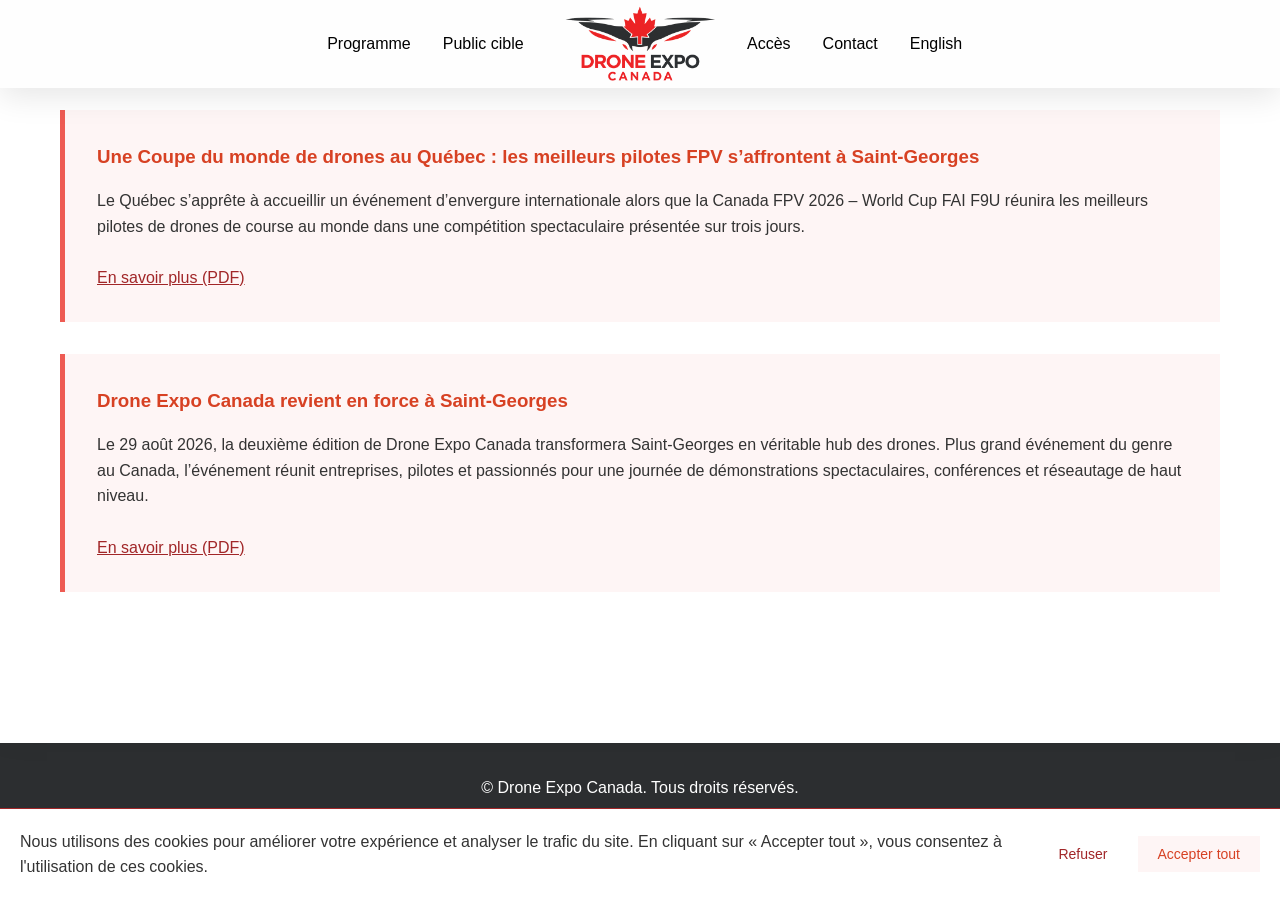
<file: press.html>
<!DOCTYPE html>
<html lang="fr">
  <head>
    <meta charset="UTF-8">
    <meta name="viewport" content="width=device-width, initial-scale=1.0">
    <meta name="og:image" content="/assets/dec_red_background.png">
    <title>Drone Expo Canada - Press/Presse</title>
    <link href="https://cdnjs.cloudflare.com/ajax/libs/font-awesome/6.4.0/css/all.min.css" rel="stylesheet">
    <link href="/main.css" rel="stylesheet">
  </head>
  <body>
    <header>
      <div class="container">
        <div class="header-content">
          <nav>
            <ul class="nav-links">
              <li>
                <a href="./#programme"><span lang="en">Program</span><span lang="fr">Programme</span></a>
                <a href="./#public"><span lang="en">Target Audience</span><span lang="fr">Public cible</span></a>
              </li>
              <li>
                <a class="logo" href="."></a>
              </li>
              <li>
                <a href="./#acces"><span lang="en">Access</span><span lang="fr">Accès</span></a>
                <a href="./#contact">Contact</a>
                <a class="locale-switcher" lang="fr" href="/en">English</a>
                <a class="locale-switcher" lang="en" href="/">Français</a>
              </li>
            </ul>
          </nav>
        </div>
      </div>
    </header>

    <div class="main-content no-hero">
      <div class="container">
        <section id="programme" class="section">
          <div class="press-grid">
            <div class="press-card">
              <h3><span lang="fr">Une Coupe du monde de drones au Québec : les meilleurs pilotes FPV s’affrontent à
Saint-Georges</span><span lang="en"></span></h3>
              <p lang="fr">
                Le Québec s’apprête à accueillir un événement d’envergure internationale alors que la Canada FPV 2026 – World Cup FAI F9U réunira les meilleurs pilotes de drones de course au monde dans une compétition spectaculaire présentée sur trois jours.
              </p>
              <p lang="en"></p>
              <br>
              <a href="/assets/press/Communiqué%20de%20presse%20Course%20Drones%20FPV.pdf"><span
                lang="fr">En savoir plus (PDF)</span><span lang="en">Read more (PDF)</span></a>
            </div>

            <div class="press-card">
              <h3><span lang="fr">Drone Expo Canada revient en force à Saint-Georges</span><span
                lang="en"></span></h3>
              <p lang="fr">
                Le 29 août 2026, la deuxième édition de Drone Expo Canada transformera Saint-Georges en véritable hub des drones. Plus grand événement du genre au Canada, l’événement réunit entreprises, pilotes et passionnés pour une journée de démonstrations spectaculaires, conférences et réseautage de haut niveau.
              </p>
              <p lang="en"></p>
              <br>
              <a href="/assets/press/Communiqué%20de%20presse%20Drone%20Expo%20Canada.pdf"><span
                lang="fr">En savoir plus (PDF)</span><span lang="en">Read more (PDF)</span></a>
            </div>
          </div>
        </section>
      </div>
    </div>

    <footer>
      <div class="container">
        <p lang="fr">&copy; Drone Expo Canada. Tous droits réservés.</p>
        <p lang="en">&copy; Drone Expo Canada. All rights reserved.</p>

        <nav>
          <a lang="fr" href="/press.html">Communiqués de presse</a>
          <a href="#" id="cookie-btn"><span lang="fr">Consentement aux cookies</span><span
            lang="en">Cookie Consent</span></a>
        </nav>
      </div>
    </footer>

    <cookie-consent ga-id="G-ELBE2LBZTX" pixel-id="1461013865706791"></cookie-consent>
    <script src="/cookies.js?v=20260518_1"></script>
    <script>
        document.getElementById("cookie-btn").addEventListener("click", function() {
            document.querySelector("cookie-consent").reopen();
        });
    </script>
  </body>
</html>
</file>
<file: main.css>
html[lang]:not([lang="en"]) *[lang="en"] {
    display: none !important;
}

html[lang]:not([lang="fr"]) *[lang="fr"] {
    display: none !important;
}

* {
    margin: 0;
    padding: 0;
    box-sizing: border-box;
    --dec-white: #fefefe;
    --dec-grey: #2c2e30;
    --dfq-red: hsl(359, 62%, 39%);
    --dfq-red-l1: hsl(10, 72%, 49%);
    --dfq-red-l3: hsl(3, 82%, 63%);
    --dfq-red-l3_5: hsl(3, 85%, 78%);
    --dfq-red-l4: hsl(0, 90%, 94%);
    --dfq-red-l5: hsl(0, 90%, 98%);
    --dfq-blue-d5: #2c3e50;
}

body {
    font-family: "Roboto", Tahoma, Geneva, Verdana, sans-serif;
    line-height: 1.6;
    color: #333333;
    min-height: 100vh;
    display: flex;
    flex-direction: column;
}

.container {
    max-width: 1200px;
    margin: 0 auto;
    padding: 0 20px;
}

/* Header */
header {
    background: var(--dec-white);
    backdrop-filter: blur(20px);
    box-shadow: 0 8px 32px rgba(0, 0, 0, 0.1);
    position: fixed;
    top: 0;
    z-index: 1000;
    width: 100%;
}

.header-content {
    display: flex;
    justify-content: space-between;
    align-items: center;
    padding: 0.25rem 0;
    flex-wrap: wrap;
    gap: 0 0.75rem;
}

.logo {
    position: relative;
    width: 150px;
    height: 80px;
    background-image: url("/assets/dec_dark_logo_small.png");
    background-size: 150px 150px;
    background-repeat: no-repeat;
    background-position: center center;
}

nav {
    margin: auto;
}

.nav-links {
    display: grid;
    grid-template-columns: 1fr auto 1fr;
    justify-items: center;
    align-items: center;
    gap: 2rem;
    list-style: none;
}

.nav-links li {
    display: flex;
    align-items: center;
    gap: 2rem;
}

.nav-links li:nth-child(1) {
    text-align: right;
}

.nav-links li:nth-child(2) {

}

.nav-links li:nth-child(3) {
    text-align: left;
}

.nav-links a {
    text-decoration: none;
    color: black;
    font-weight: 500;
    transition: all 0.3s ease;
    position: relative;
}

.nav-links a:hover:not(.logo) {
    color: var(--dfq-red);
    transform: translateY(-2px);
}

@keyframes float {
    0%, 100% {
        transform: translateY(0px) rotate(0deg);
    }
    50% {
        transform: translateY(-20px) rotate(180deg);
    }
}

/* Hero Section */
.hero {
    color: white;
    text-align: center;
    padding: 7rem 0;
    position: relative;
    overflow: hidden;
    background: url("/assets/dec_hero_image.jpg");
    background-repeat: no-repeat;
    background-size: contain;
    background-color: var(--dec-grey);
    background-position: center;
    height: 750px;
}

.hero .container {
    height: 100%;
    max-width: unset;
}

.hero-video {
    position: absolute;
    top: 0;
    left: 0;
    width: 100%;
    height: 100%;
    object-fit: cover;
}

.hero-video {
    transition: opacity 0.3s ease;
    pointer-events: none;
}

.hero-content {
    position: relative;
    z-index: 2;
    display: flex;
    flex-direction: column;
    justify-content: space-between;
    align-items: center;
    height: 100%;
}

.hero-video.visible {
    opacity: 1;
}

.hero-video.hidden {
    opacity: 0;
}

.hero h1 {
    font-size: 3.5rem;
    margin-bottom: 1rem;
    text-shadow: 2px 2px 4px rgba(0, 0, 0, 0.3);
    animation: fadeInUp 1s ease-out;
}

.hero-subtitle {
    padding: 1rem 2rem;
    font-size: 4rem;
    margin-bottom: 2rem;
    opacity: 0.95;
    animation: fadeInUp 1s ease-out 0.2s both;
    color: white;
    font-weight: bold;
}

@keyframes fadeInUp {
    from {
        opacity: 0;
        transform: translateY(30px);
    }
    to {
        opacity: 1;
        transform: translateY(0);
    }
}

.event-details {
    text-align: center;
    display: grid;
    grid-template-columns: repeat(auto-fit, minmax(250px, 1fr));
    gap: 2rem;
    margin-top: 3rem;
}

.detail-card {
    background: var(--dfq-red-l5);
    backdrop-filter: blur(4px);
    padding: 2rem;
    border: 5px solid var(--dfq-red-l3);
}

.detail-card i {
    font-size: 2.5rem;
    margin-bottom: 1rem;
    color: var(--dfq-red-l1);
}

.cta-buttons {
    display: flex;
    gap: 1rem;
    justify-content: center;
    margin-top: 3rem;
    flex-wrap: wrap;
}

.btn {
    padding: 1rem 2rem;
    border: none;
    font-size: 1.1rem;
    font-weight: 600;
    text-decoration: none;
    display: inline-flex;
    align-items: center;
    gap: 0.5rem;
    transition: all 0.3s ease;
    cursor: pointer;
    text-transform: uppercase;
    letter-spacing: 1px;
}

.btn-primary {
    background: linear-gradient(45deg, var(--dfq-red-l1), var(--dfq-red-l3));
    color: white;
    box-shadow: 0 8px 25px rgba(255, 107, 107, 0.3);
}

.btn-primary:hover {
    transform: translateY(-3px);
    box-shadow: 0 15px 35px rgba(255, 107, 107, 0.4);
}

.btn-secondary {
    background: rgba(255, 255, 255, 0.2);
    color: white;
    border: 2px solid rgba(255, 255, 255, 0.3);
}

.btn-secondary:hover {
    background: rgba(255, 255, 255, 0.3);
    transform: translateY(-3px);
}

/* Main Content */
.main-content {
    background: white;
    margin: -50px 0 0 0;
    position: relative;
    z-index: 3;
    box-shadow: 0 -10px 30px rgba(0, 0, 0, 0.1);
    flex-grow: 1;
}

.main-content.no-hero {
    padding-top: 6rem;
}

.section {
    padding: 2rem 0;
    border-bottom: 1px solid #f0f0f0;
}

.section:last-child {
    border-bottom: none;
}

.section-title {
    font-size: 2.5rem;
    text-align: center;
    margin-bottom: 3rem;
    background: var(--dfq-red);
    -webkit-background-clip: text;
    -webkit-text-fill-color: transparent;
    background-clip: text;
}

.subsection-title {
    text-align: center;
    margin-top: 1rem;
    margin-bottom: 2rem;
    color: var(--dfq-red);
}

.program-grid {
    display: grid;
    grid-template-columns: repeat(auto-fit, minmax(500px, 1fr));
    gap: 2rem;
    margin-top: 2rem;
}

.program-card {
    background: var(--dfq-red-l5);
    padding: 2rem;
    border-left: 5px solid var(--dfq-red-l3);
    transition: all 0.3s ease;
    position: relative;
    overflow: hidden;
}

.program-card h3 {
    color: var(--dfq-red-l1);
    margin-bottom: 1rem;
    position: relative;
    z-index: 2;
}

.press-grid {
    display: grid;
    grid-template-columns: repeat(auto-fit, 1fr);
    gap: 2rem;
    margin-top: 2rem;
}

.press-card {
    background: var(--dfq-red-l5);
    padding: 2rem;
    border-left: 5px solid var(--dfq-red-l3);
    transition: all 0.3s ease;
    position: relative;
    overflow: hidden;
}

.press-card h3 {
    color: var(--dfq-red-l1);
    margin-bottom: 1rem;
    position: relative;
    z-index: 2;
}

.press-card a {
    color: var(--dfq-red);
}

.drone-models {
    display: grid;
    grid-template-columns: repeat(auto-fill, minmax(250px, 1fr));
    gap: 1rem;
    margin: 2rem 0;
}

.drone-model {
    background: var(--dfq-red-l3);
    color: white;
    padding: 1rem;
    text-align: center;
    font-weight: 600;
    transition: transform 0.3s ease;
}

.drone-model:hover {
    transform: scale(1.05);
}

.drone-model-img {
    width: 100%;
    aspect-ratio: 1/1;
    background-size: contain;
    background-position: center;
    background-color: white;
    background-repeat: no-repeat;
}


.conferences {
    display: flex;
    flex-direction: column;
    align-items: stretch;
    gap: 1rem;
    margin: 2rem 0;
}

.conference {
    position: relative;
    background: white;
    padding: 1rem 1.5rem;
    border: 1px solid var(--dfq-red-l3);
    border-left: 6px solid var(--dfq-red-l3);
    transition: all 0.3s ease;
    overflow: hidden;
    min-height: 6rem;
    display: flex;
    flex-direction: row;
    justify-content: space-between;
}

.conference h4, .conference ul {
    position: relative;
    z-index: 1;
}

.conference i {
    position: absolute;
    color: var(--dfq-red-l5);
    font-size: 6rem;
    transform: rotate(-30deg);
    top: 2rem;
    right: 2rem;
}

.conference ul {
    padding-left: 2.5rem;
}

.conference ul li::marker {
    color: var(--dfq-red-l3);
}

.conference-presenter {
    color: var(--dfq-red);
    padding-top: 0.5rem;
}

.conference-presenter-picture {
    width: 150px;
    height: 150px;
    overflow: hidden;
    flex-shrink: 0;
    border: 1px solid var(--dfq-red-l3);
}

.conference-presenter-picture img {
    width: 100%;
    height: 100%;
    object-fit: cover;
    display: block;
}

.exhibitors {
    display: flex;
    flex-wrap: wrap;
    justify-content: center;
    gap: 2rem;
    padding: 2rem;
}

.exhibitor {
    display: flex;
    flex-direction: column;
    align-items: center;
    padding: 0;
    background: linear-gradient(180deg, var(--dfq-red-l1) 0%, var(--dfq-red-l1) 65%, #333333 65%, #333333 100%);
    box-shadow: 0 8px 16px rgba(0, 0, 0, 0.2);
    transition: transform 0.2s ease, box-shadow 0.2s ease;
    min-width: 280px;
    position: relative;
}

.exhibitor::after {
    content: "";
    position: absolute;
    bottom: 0;
    left: 0;
    right: 0;
    height: 35%;
    background: #333333;
    box-shadow: inset 0 4px 12px rgba(0, 0, 0, 0.4);
}

.exhibitor img {
    background: white;
    object-fit: contain;
    width: 250px;
    height: 120px;
    padding: 1rem;
    margin: 1rem 1rem 2.5rem 1rem;
    position: relative;
    z-index: 1;
}

.peek-items {
    display: flex;
    flex-direction: row;
    justify-content: center;
    flex-wrap: wrap;
    align-items: center;
    gap: 1rem;
}

.peek-item h3 {
    margin-bottom: 1rem;
}

.peek-item .video-container {
    height: 315px;
    display: inline-block;
    border: 6px solid var(--dfq-red-l3);
    overflow: hidden;
    box-sizing: content-box;
}

.video-container .video-iframe {
    width: 560px;
    height: 315px;
}

.audience-list {
    display: grid;
    grid-template-columns: repeat(auto-fit, minmax(300px, 1fr));
    gap: 1rem;
    margin: 2rem 0;
}

.audience-item {
    background: var(--dfq-red-l5);
    padding: 1.5rem;
    border-left: 4px solid var(--dfq-red-l3);
    transition: all 0.3s ease;
}

.map-container {
    background: var(--dfq-red-l5);
    padding: 2rem;
    margin: 2rem 0;
    text-align: center;
}

.directions {
    display: grid;
    grid-template-columns: repeat(auto-fit, minmax(300px, 1fr));
    gap: 2rem;
    margin: 2rem 0;
}

.direction-card {
    background: white;
    padding: 2rem;
    box-shadow: 0 5px 15px rgba(0, 0, 0, 0.1);
    border-top: 4px solid var(--dfq-red-l3);
}

.notes-section {
    background: linear-gradient(135deg, #fff3cd 0%, #ffeaa7 100%);
    padding: 2rem;
    margin: 2rem 0;
    border-left: 5px solid #f39c12;
}

.notes-section h3 {
    color: #d68910;
    margin-bottom: 1rem;
}

.notes-list {
    list-style: none;
}

.notes-list li {
    margin: 0.5rem 1rem;
    padding-left: 1.5rem;
    position: relative;
}

.notes-list li::before {
    content: "-";
    position: absolute;
    left: 0;
}

.contact-section {
    background: var(--dfq-red);
    color: white;
    text-align: center;
    padding: 4rem 2rem;
    margin: 2rem 0;
}

.contact-section h2 {
    margin-bottom: 1rem;
}

.contact-section a {
    color: #ffffff;
    font-size: 1.2rem;
    font-weight: 600;
    text-decoration: none;
}

.contact-section a:hover {
    text-decoration: underline;
}

ul.sponsor-grid {
    display: flex;
    flex-wrap: wrap;
    justify-content: center;
    align-items: center;
    padding: 0;
    margin: 0;
    list-style-type: none;
    gap: 2rem;
}

li.sponsor {
    padding: 0;
    margin: 0;
}

li.sponsor img {
    max-width: 200px;
    max-height: 100px;
}

li.sponsor.rounded img {
    overflow: hidden;
}

/* Footer */
footer {
    background: var(--dec-grey);
    color: white;
    text-align: center;
    padding: 2rem 0;
}

footer nav {
    margin-top: 1rem;
}

footer nav a {
    display: block;
    text-decoration: underline;
    color: white;
    font-weight: 500;
    transition: all 0.3s ease;
    position: relative;
}

@media (max-width: 992px) {
    .hero-subtitle {
        font-size: 2.5rem;
    }
}

/* Responsive */
@media (max-width: 768px) {
    .logo {
        font-size: 1.5rem;
    }

    .hero {
        background-position: center;
        height: 600px;
    }

    .hero h1 {
        font-size: 2rem;
    }

    .hero-subtitle {
        font-size: 1.6rem;
    }

    nav {
        width: 100%;
    }

    .nav-links {
        display: flex;
        justify-content: space-between;
    }

    .nav-links li:first-child {
        display: none;
    }

    .nav-links li:last-child a:not(.locale-switcher) {
        display: none;
    }

    .cta-buttons {
        flex-direction: column;
        align-items: center;
    }

    .section-title {
        font-size: 2rem;
    }

    .video-container .video-iframe {
        width: 336px;
        height: 189px;
    }

    .peek-item .video-container {
        height: 189px;
    }

    .program-grid {
        grid-template-columns: repeat(auto-fit, minmax(300px, 1fr));
    }
}

.pulse {
    animation: pulse 2s infinite;
}

@keyframes pulse {
    0% {
        transform: scale(1);
    }
    50% {
        transform: scale(1.05);
    }
    100% {
        transform: scale(1);
    }
}

.video-link {
    display: inline-flex;
    align-items: center;
    gap: 0.5rem;
    color: var(--dfq-red-l1);
    text-decoration: none;
    font-weight: 600;
    transition: all 0.3s ease;
}

.video-link:hover {
    color: var(--dfq-red);
    transform: translateX(5px);
}

.fpv-race-image {
    width: 100%;
    border-top: 5px solid var(--dfq-red-l3);
}

.fpv-race-image img {
    max-width: 100%;
}
</file>
